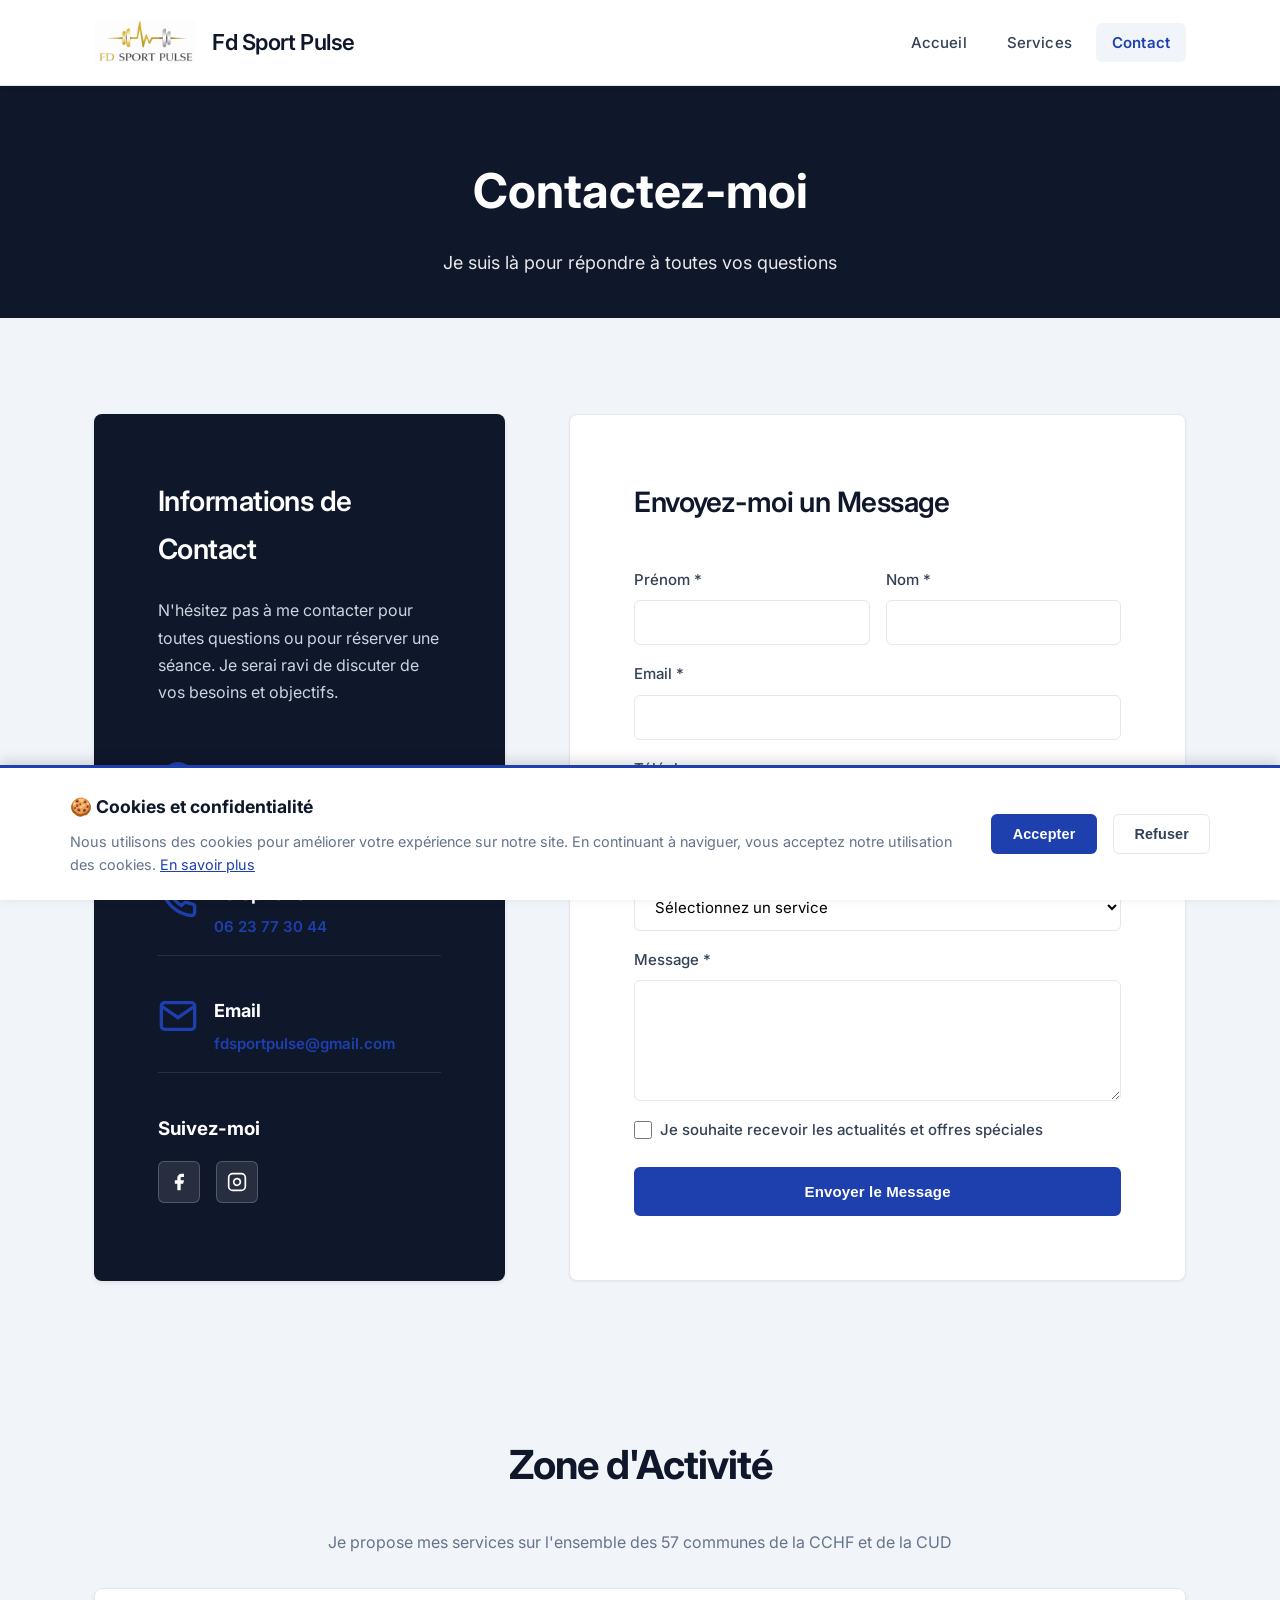
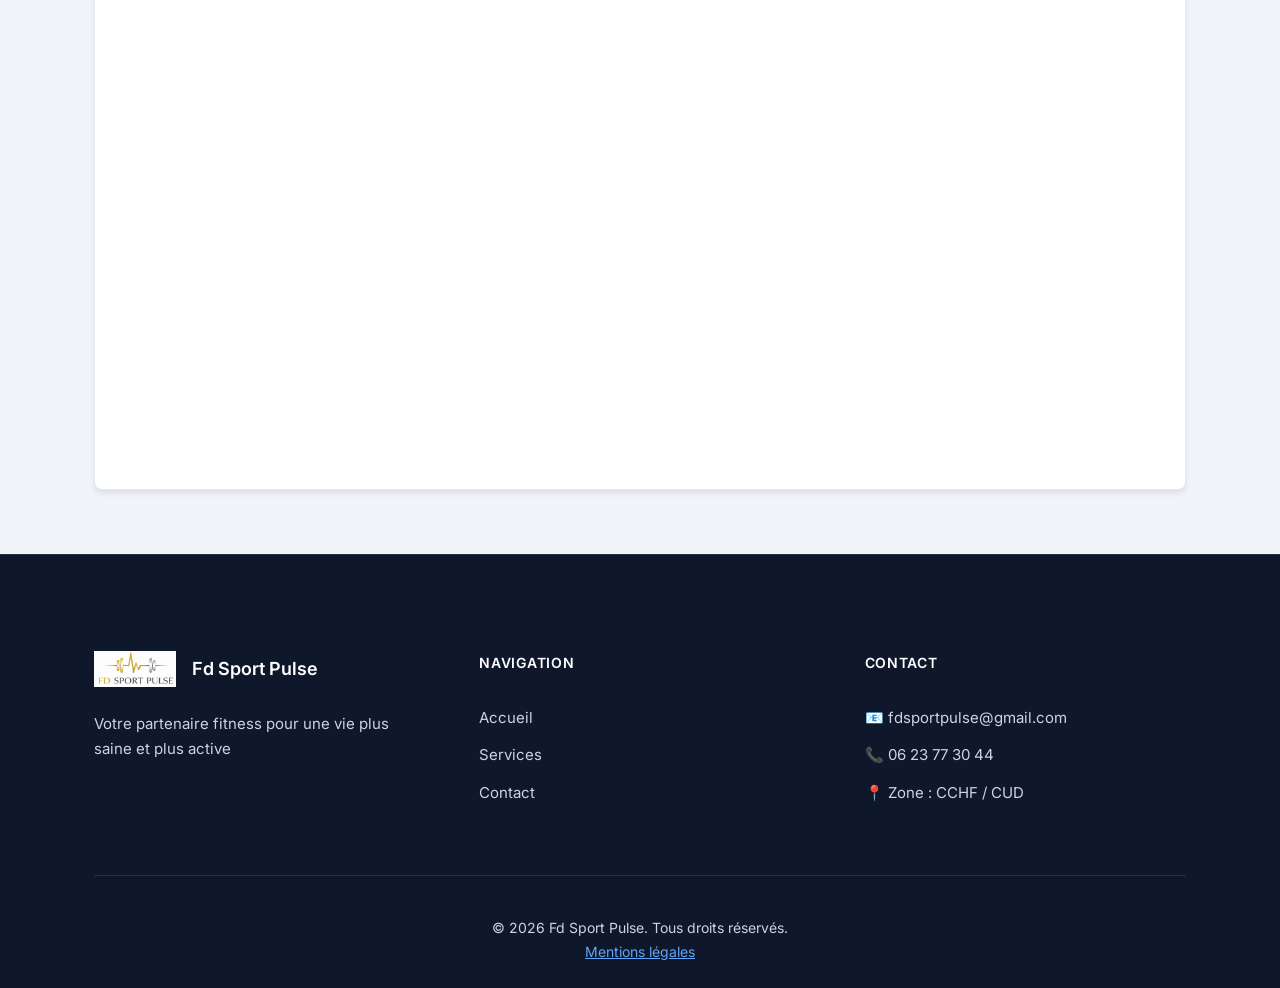
<file: contact.html>
<!DOCTYPE html>
<html lang="fr">
<head>
    <meta charset="UTF-8">
    <meta name="viewport" content="width=device-width, initial-scale=1.0">
    <meta name="description" content="Contactez Fd Sport Pulse dans le Nord (CCHF et CUD). Ouvert 7j/7. Réponse sous 24h.">
    <meta name="keywords" content="rendez-vous coaching, fitness, horaires salle sport">
    <meta name="robots" content="noindex, follow">
    <link rel="canonical" href="https://tom61011.github.io/fdsportpulse/contact.html">
    
    <meta property="og:title" content="Contact | Fd Sport Pulse ">
    <meta property="og:description" content="Contactez-moi pour votre séance d'essai gratuite. Réponse sous 24h.">
    
    <!-- Favicon -->
        <link rel="shortcut icon" href="assets/favicon/favicon.ico">
    <link rel="icon" type="image/png" sizes="32x32" href="assets/favicon/favicon-32x32.png">
    <link rel="icon" type="image/png" sizes="16x16" href="assets/favicon/favicon-16x16.png">
    <link rel="apple-touch-icon" sizes="180x180" href="assets/favicon/apple-touch-icon.png">
    <link rel="manifest" href="assets/favicon/site.webmanifest">
    
    <title>Contact | Fd Sport Pulse </title>
    
    <!-- Google Fonts -->
    <link rel="preconnect" href="https://fonts.googleapis.com">
    <link rel="preconnect" href="https://fonts.gstatic.com" crossorigin>
    <link href="https://fonts.googleapis.com/css2?family=Inter:wght@400;500;600;700&display=swap" rel="stylesheet">
    
    <link rel="stylesheet" href="css/style.css">
</head>
<body>
    <!-- Navigation -->
    <nav class="navbar">
        <div class="container">
            <div class="nav-wrapper">
                <a href="index.html" class="logo">
                    <img src="assets/logo.png" alt="Fd Sport Pulse Logo">
                    <span>Fd Sport Pulse</span>
                </a>
                <button class="menu-toggle" aria-label="Toggle menu">
                    <span></span>
                    <span></span>
                    <span></span>
                </button>
                <ul class="nav-menu">
                    <li><a href="index.html">Accueil</a></li>
                    <li><a href="services.html">Services</a></li>
                    <li><a href="contact.html" class="active">Contact</a></li>
                </ul>
            </div>
        </div>
    </nav>

    <!-- Page Header -->
    <section class="page-header">
        <div class="container">
            <h1>Contactez-moi</h1>
            <p>Je suis là pour répondre à toutes vos questions</p>
        </div>
    </section>

    <!-- Contact Section -->
    <section class="contact-section">
        <div class="container">
            <div class="contact-wrapper">
                
                <!-- Contact Info -->
                <div class="contact-info">
                    <h2>Informations de Contact</h2>
                    <p>N'hésitez pas à me contacter pour toutes questions ou pour réserver une séance. Je serai ravi de discuter de vos besoins et objectifs.</p>
                    
                    <div class="contact-item">
                        <div class="contact-icon">
                            <svg viewBox="0 0 24 24" fill="none" stroke="currentColor" stroke-width="2">
                                <path d="M21 10c0 7-9 13-9 13s-9-6-9-13a9 9 0 0 1 18 0z"/>
                                <circle cx="12" cy="10" r="3"/>
                            </svg>
                        </div>
                        <div class="contact-details">
                            <h3>Zone d'activité</h3>
                            <p>CCHF / CUD</p>
                        </div>
                    </div>

                    <div class="contact-item">
                        <div class="contact-icon">
                            <svg viewBox="0 0 24 24" fill="none" stroke="currentColor" stroke-width="2">
                                <path d="M22 16.92v3a2 2 0 0 1-2.18 2 19.79 19.79 0 0 1-8.63-3.07 19.5 19.5 0 0 1-6-6 19.79 19.79 0 0 1-3.07-8.67A2 2 0 0 1 4.11 2h3a2 2 0 0 1 2 1.72 12.84 12.84 0 0 0 .7 2.81 2 2 0 0 1-.45 2.11L8.09 9.91a16 16 0 0 0 6 6l1.27-1.27a2 2 0 0 1 2.11-.45 12.84 12.84 0 0 0 2.81.7A2 2 0 0 1 22 16.92z"/>
                            </svg>
                        </div>
                        <div class="contact-details">
                            <h3>Téléphone</h3>
                            <p><a href="tel:0623773044" style="color: var(--primary-color); font-weight: 600;">06 23 77 30 44</a></p>
                        </div>
                    </div>

                    <div class="contact-item">
                        <div class="contact-icon">
                            <svg viewBox="0 0 24 24" fill="none" stroke="currentColor" stroke-width="2">
                                <path d="M4 4h16c1.1 0 2 .9 2 2v12c0 1.1-.9 2-2 2H4c-1.1 0-2-.9-2-2V6c0-1.1.9-2 2-2z"/>
                                <polyline points="22,6 12,13 2,6"/>
                            </svg>
                        </div>
                        <div class="contact-details">
                            <h3>Email</h3>
                            <p><a href="mailto:fdsportpulse@gmail.com" style="color: var(--primary-color); font-weight: 600;">fdsportpulse@gmail.com</a></p>
                        </div>
                    </div>

                    <div class="social-links">
                        <h3>Suivez-moi</h3>
                        <div class="social-icons">
                            <a href="#" aria-label="Facebook">
    <svg viewBox="0 0 24 24" fill="currentColor">
        <path d="M18 2h-3a5 5 0 0 0-5 5v3H7v4h3v8h4v-8h3l1-4h-4V7a1 1 0 0 1 1-1h3z"/>
    </svg>
</a>

<a href="https://www.instagram.com/fdsportpulse" target="_blank" aria-label="Instagram">
    <svg viewBox="0 0 24 24" fill="none" stroke="currentColor" stroke-width="2">
        <rect x="2" y="2" width="20" height="20" rx="5" ry="5"/>
        <path d="M16 11.37A4 4 0 1 1 12.63 8 4 4 0 0 1 16 11.37z"/>
        <line x1="17.5" y1="6.5" x2="17.51" y2="6.5"/>
    </svg>
</a>
                        </div>
                    </div>
                </div>

                <!-- Contact Form -->
                <div class="contact-form-wrapper">
                    <h2>Envoyez-moi un Message</h2>
                    <form id="contactForm" class="contact-form" action="https://formsubmit.co/fdsportpulse@gmail.com" method="POST">
                        <!-- Configuration FormSubmit -->
                        <input type="hidden" name="_subject" value="Nouveau message depuis Fd Sport Pulse">
                        <input type="hidden" name="_captcha" value="false">
                        <input type="hidden" name="_next" value="https://tom61011.github.io/fdsportpulse/contact.html?success=true">
                        <input type="hidden" name="_template" value="table">
                        
                        <div class="form-row">
                            <div class="form-group">
                                <label for="firstName">Prénom *</label>
                                <input type="text" id="firstName" name="Prénom" required>
                            </div>
                            <div class="form-group">
                                <label for="lastName">Nom *</label>
                                <input type="text" id="lastName" name="Nom" required>
                            </div>
                        </div>

                        <div class="form-group">
                            <label for="email">Email *</label>
                            <input type="email" id="email" name="email" required>
                        </div>

                        <div class="form-group">
                            <label for="phone">Téléphone</label>
                            <input type="tel" id="phone" name="Téléphone" placeholder="06 23 77 30 44">
                        </div>

                        <div class="form-group">
                            <label for="service">Service Intéressé</label>
                            <select id="service" name="Service">
                                <option value="">Sélectionnez un service</option>
                                <option value="Préparation physique club sportif">Préparation physique pour club sportif</option>
                                <option value="Gym douce EHPAD">Gym douce pour EHPAD/personnes âgées</option>
                                <option value="Cycles sport écoles">Cycles de sport pour écoles primaires</option>
                                <option value="Activités pleine nature">Activités pleine nature</option>
                                <option value="Cours particulier">Cours particulier</option>
                                <option value="Natation (prochainement)">Cours de natation (prochainement)</option>
                                <option value="Autre">Autre</option>
                            </select>
                        </div>

                        <div class="form-group">
                            <label for="message">Message *</label>
                            <textarea id="message" name="Message" rows="5" required></textarea>
                        </div>

                        <div class="form-group checkbox-group">
                            <label class="checkbox-label">
                                <input type="checkbox" name="Newsletter" value="Oui">
                                <span>Je souhaite recevoir les actualités et offres spéciales</span>
                            </label>
                        </div>

                        <button type="submit" class="btn btn-primary btn-block">Envoyer le Message</button>
                    </form>
                    
                    <div id="formMessage" class="form-message" style="display: none;"></div>
                </div>

            </div>
        </div>
    </section>

    <!-- Map Section -->
    <section class="map-section">
        <div class="container">
            <h2 class="section-title">Zone d'Activité</h2>
            <p style="text-align: center; margin-bottom: 2rem; color: var(--gray);">
                Je propose mes services sur l'ensemble des 57 communes de la CCHF et de la CUD
            </p>
            <div class="map-container">
                <iframe 
                    src="https://www.google.com/maps/d/u/0/embed?mid=1HJEdDkZzLywfEE868OSUQoVuGj1IYY4&ehbc=2E312F&noprof=1" 
                    width="100%" 
                    height="500" 
                    style="border:0;" 
                    allowfullscreen="" 
                    loading="lazy" 
                    referrerpolicy="no-referrer-when-downgrade"
                    title="Zone d'activité complète CCHF et CUD">
                </iframe>
            </div>
        </div>
    </section>

    <!-- Footer -->
    <footer class="footer">
        <div class="container">
            <div class="footer-content">
                <div class="footer-section">
                    <div class="footer-logo">
                        <img src="assets/logo.png" alt="Fd Sport Pulse">
                        <span>Fd Sport Pulse</span>
                    </div>
                    <p>Votre partenaire fitness pour une vie plus saine et plus active</p>
                </div>
                <div class="footer-section">
                    <h4>Navigation</h4>
                    <ul>
                        <li><a href="index.html">Accueil</a></li>
                        <li><a href="services.html">Services</a></li>
                        <li><a href="contact.html">Contact</a></li>
                    </ul>
                </div>
                <div class="footer-section">
                    <h4>Contact</h4>
                    <ul>
                        <li>📧 fdsportpulse@gmail.com</li>
                        <li>📞 06 23 77 30 44</li>
                        <li>📍 Zone : CCHF / CUD</li>
                    </ul>
                </div>
            </div>
            <div class="footer-bottom">
                <p>&copy; 2026 Fd Sport Pulse. Tous droits réservés.</p>
                <p><a href="mentions-legales.html">Mentions légales</a></p>
            </div>
        </div>
    </footer>

    <script src="js/script.js"></script>
</body>
</html>
</file>
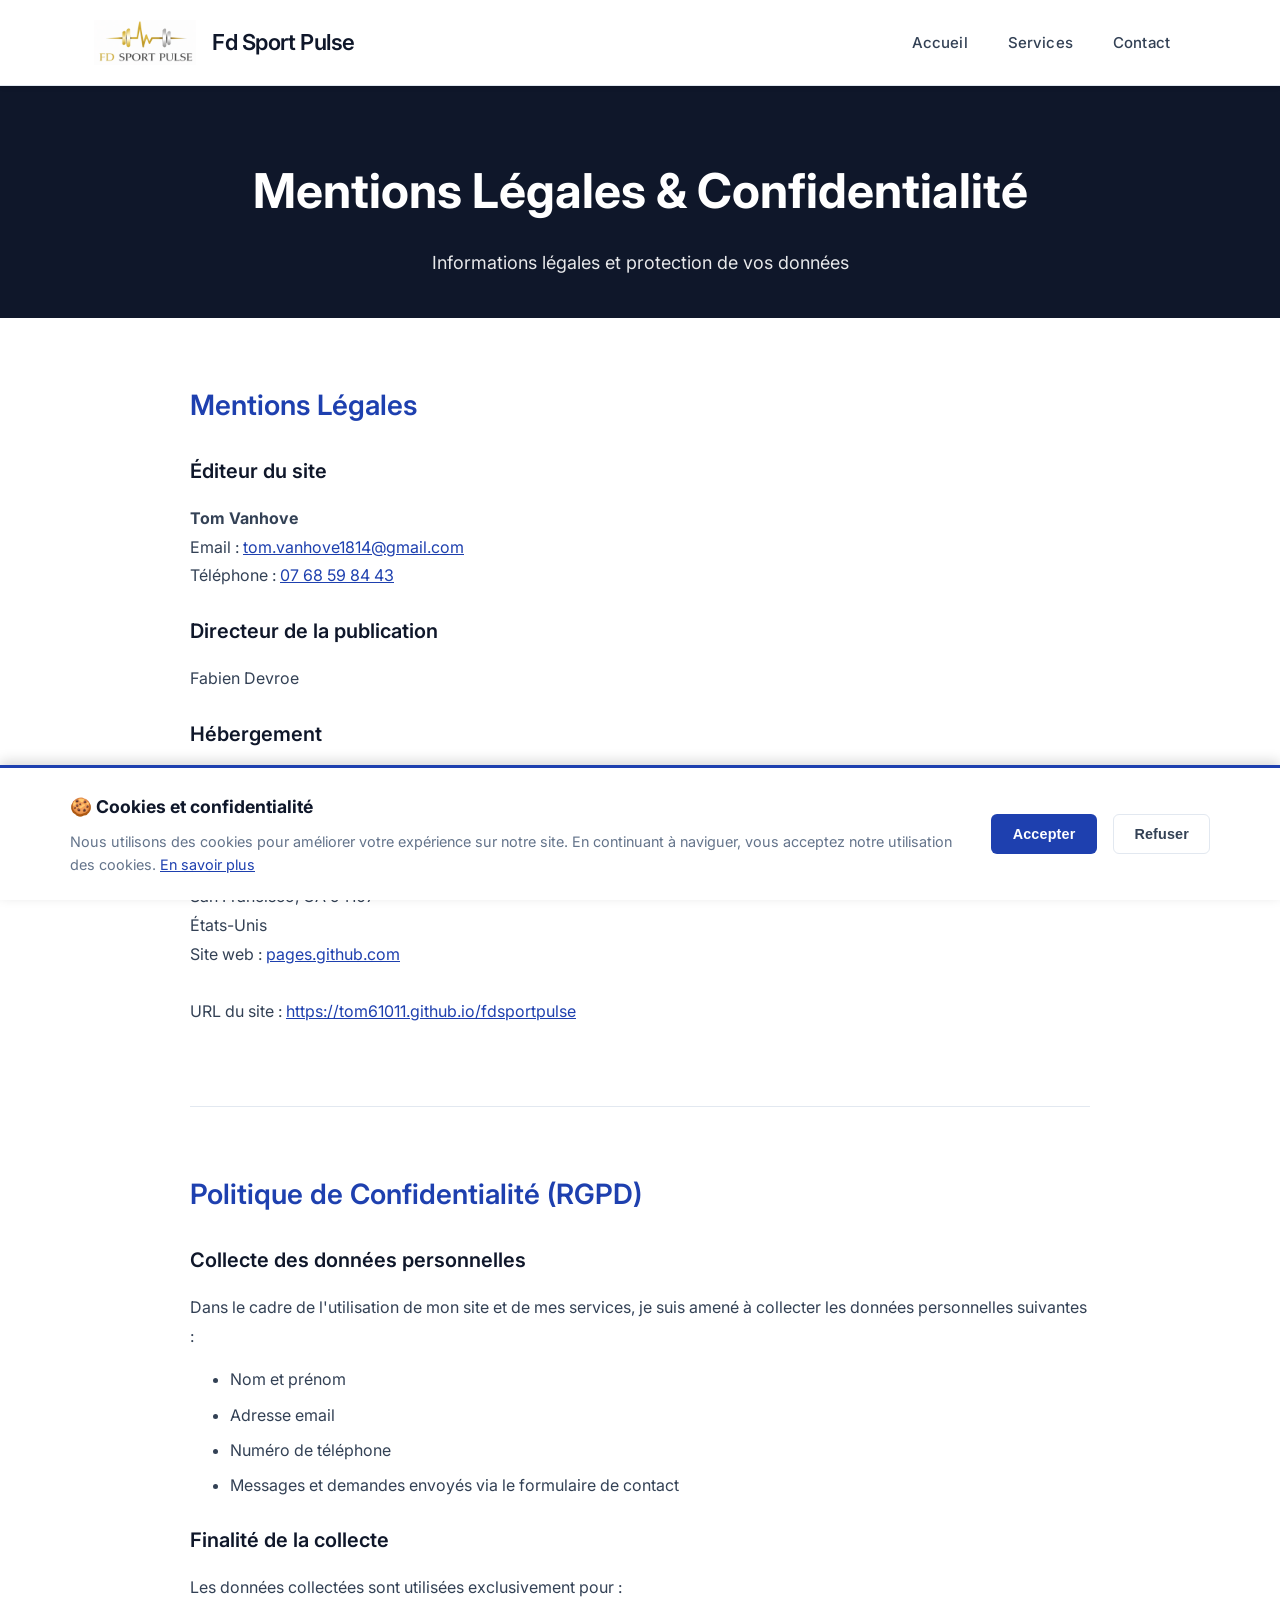
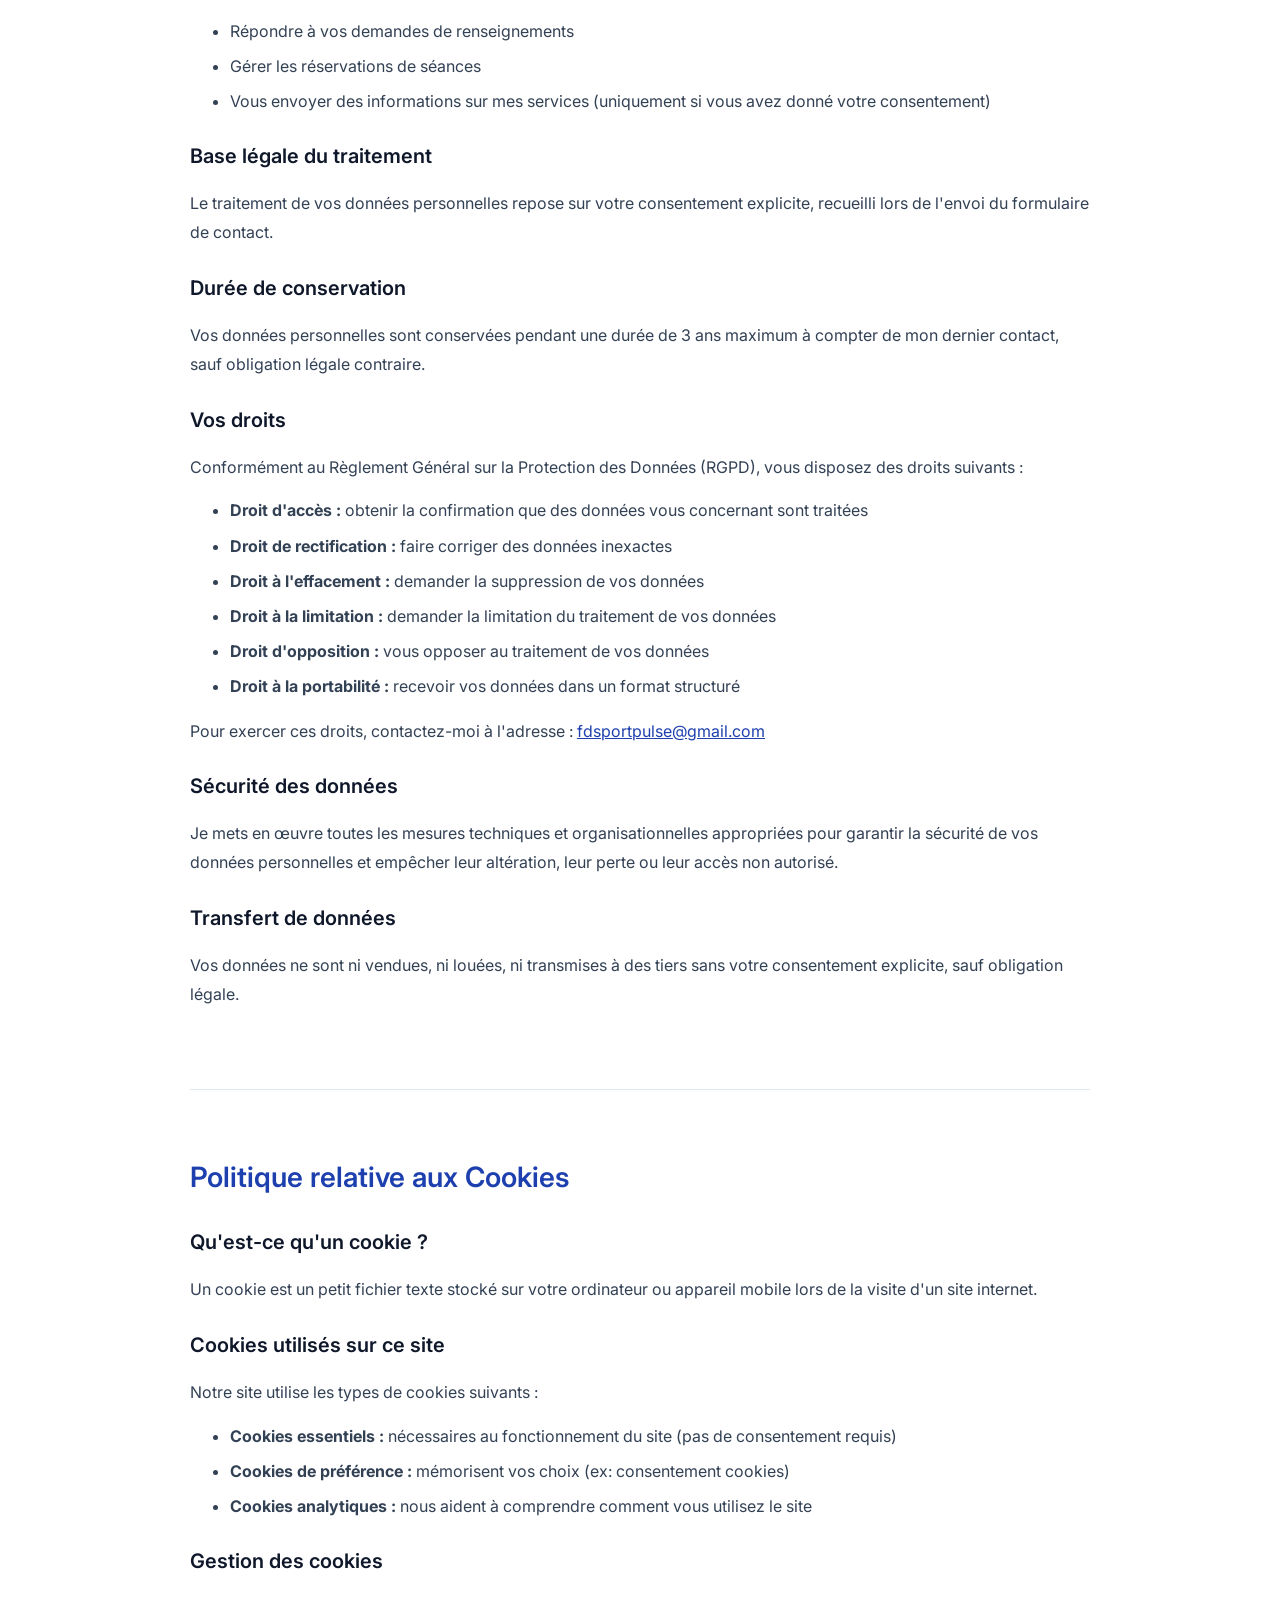
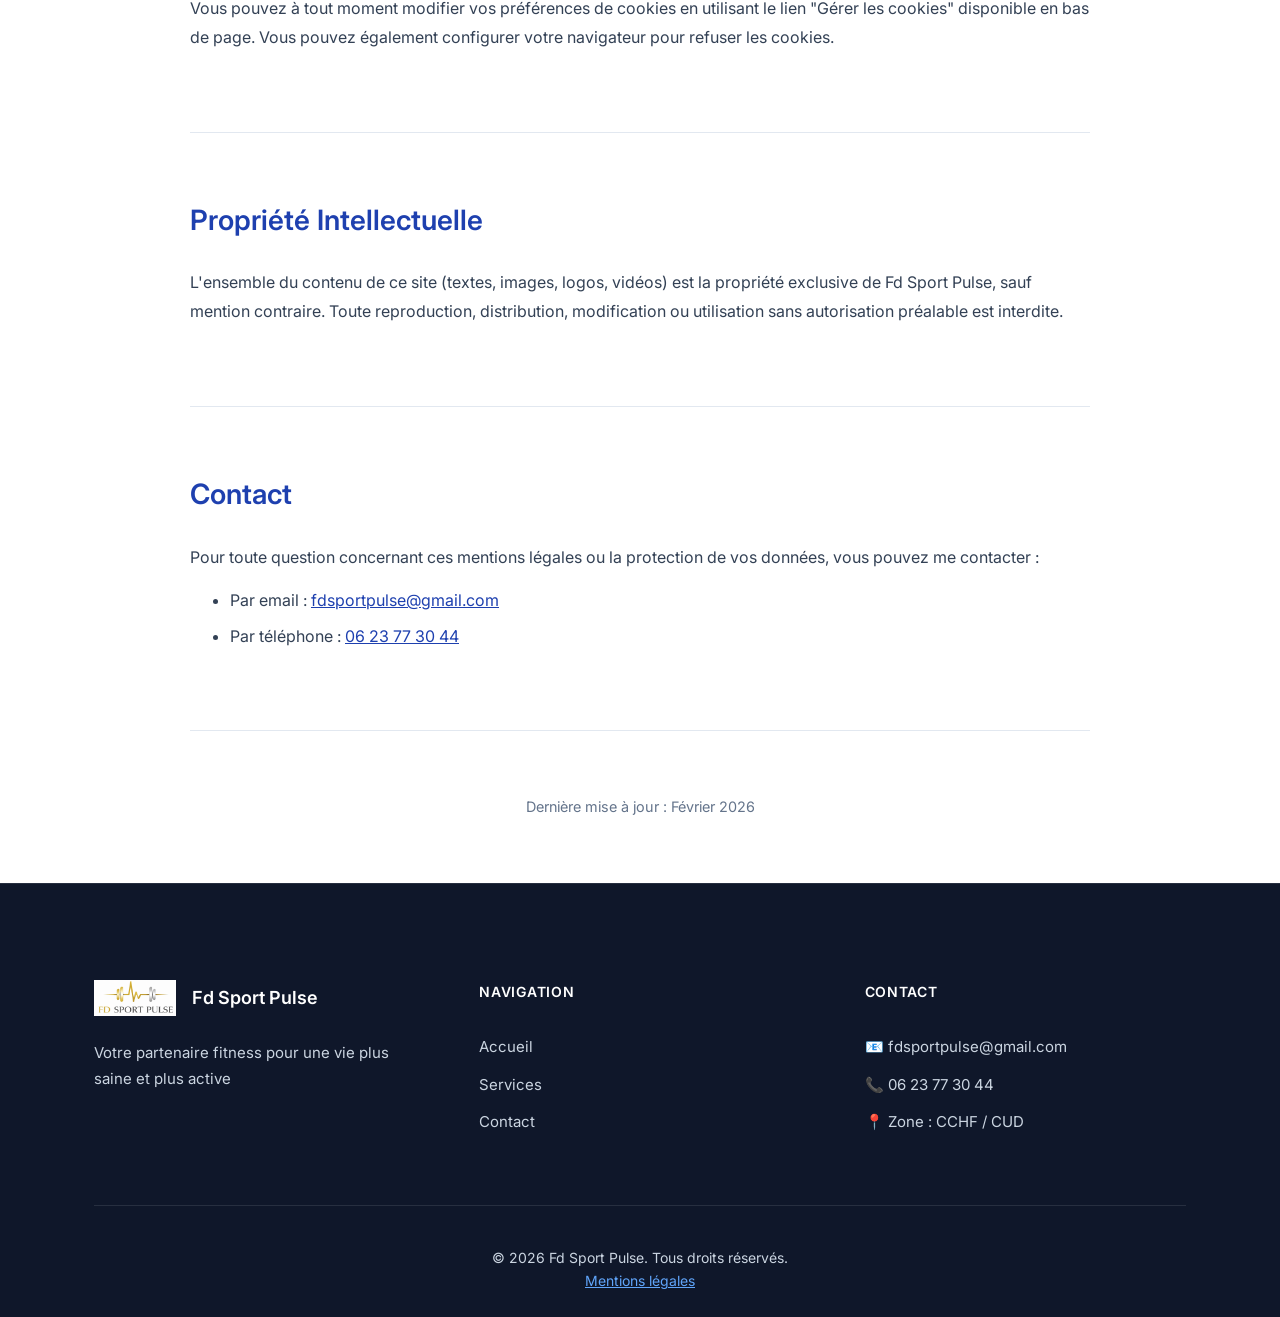
<file: mentions-legales.html>
<!DOCTYPE html>
<html lang="fr">
<head>
    <meta charset="UTF-8">
    <meta name="viewport" content="width=device-width, initial-scale=1.0">
    <meta name="description" content="Mentions légales et politique de confidentialité - Fd Sport Pulse">
    <meta name="robots" content="noindex, follow">
    <link rel="canonical" href="https://tom61011.github.io/fdsportpulse/mentions-legales.html">
    
    <!-- Favicon -->
        <link rel="shortcut icon" href="assets/favicon/favicon.ico">
    <link rel="icon" type="image/png" sizes="32x32" href="assets/favicon/favicon-32x32.png">
    <link rel="icon" type="image/png" sizes="16x16" href="assets/favicon/favicon-16x16.png">
    <link rel="apple-touch-icon" sizes="180x180" href="assets/favicon/apple-touch-icon.png">
    <link rel="manifest" href="assets/favicon/site.webmanifest">
    
    <title>Mentions Légales & Politique de Confidentialité | Fd Sport Pulse</title>
    
    <!-- Google Fonts -->
    <link rel="preconnect" href="https://fonts.googleapis.com">
    <link rel="preconnect" href="https://fonts.gstatic.com" crossorigin>
    <link href="https://fonts.googleapis.com/css2?family=Inter:wght@400;500;600;700&display=swap" rel="stylesheet">
    
    <link rel="stylesheet" href="css/style.css">
</head>
<body>
    <!-- Navigation -->
    <nav class="navbar">
        <div class="container">
            <div class="nav-wrapper">
                <a href="index.html" class="logo">
                    <img src="assets/logo.png" alt="Fd Sport Pulse Logo">
                    <span>Fd Sport Pulse</span>
                </a>
                <button class="menu-toggle" aria-label="Toggle menu">
                    <span></span>
                    <span></span>
                    <span></span>
                </button>
                <ul class="nav-menu">
                    <li><a href="index.html">Accueil</a></li>
                    <li><a href="services.html">Services</a></li>
                    <li><a href="contact.html">Contact</a></li>
                </ul>
            </div>
        </div>
    </nav>

    <!-- Page Header -->
    <section class="page-header">
        <div class="container">
            <h1>Mentions Légales & Confidentialité</h1>
            <p>Informations légales et protection de vos données</p>
        </div>
    </section>

    <!-- Legal Content -->
    <section class="legal-section">
        <div class="container">
            <div class="legal-content">
                
                <!-- Mentions Légales -->
                <div class="legal-block">
                    <h2>Mentions Légales</h2>
                    
                    <h3>Éditeur du site</h3>
                    <p>
                        <strong>Tom Vanhove</strong><br>
                        Email : <a href="mailto:tom.vanhove1814@gmail.com">tom.vanhove1814@gmail.com</a><br>
                        Téléphone : <a href="tel:0768598443">07 68 59 84 43</a><br>
                    </p>

                    <h3>Directeur de la publication</h3>
                    <p>Fabien Devroe</p>

                    <h3>Hébergement</h3>
                    <p>
                        Le site est hébergé par :<br>
                        <strong>GitHub Pages</strong><br>
                        GitHub, Inc.<br>
                        88 Colin P Kelly Jr St<br>
                        San Francisco, CA 94107<br>
                        États-Unis<br>
                        Site web : <a href="https://pages.github.com" target="_blank" rel="noopener">pages.github.com</a><br>
                        <br>
                        URL du site : <a href="https://tom61011.github.io/fdsportpulse">https://tom61011.github.io/fdsportpulse</a>
                    </p>
                </div>

                <!-- RGPD - Politique de Confidentialité -->
                <div class="legal-block">
                    <h2>Politique de Confidentialité (RGPD)</h2>
                    
                    <h3>Collecte des données personnelles</h3>
                    <p>
                        Dans le cadre de l'utilisation de mon site et de mes services, je suis amené à collecter les données personnelles suivantes :
                    </p>
                    <ul>
                        <li>Nom et prénom</li>
                        <li>Adresse email</li>
                        <li>Numéro de téléphone</li>
                        <li>Messages et demandes envoyés via le formulaire de contact</li>
                    </ul>

                    <h3>Finalité de la collecte</h3>
                    <p>Les données collectées sont utilisées exclusivement pour :</p>
                    <ul>
                        <li>Répondre à vos demandes de renseignements</li>
                        <li>Gérer les réservations de séances</li>
                        <li>Vous envoyer des informations sur mes services (uniquement si vous avez donné votre consentement)</li>
                    </ul>

                    <h3>Base légale du traitement</h3>
                    <p>
                        Le traitement de vos données personnelles repose sur votre consentement explicite, 
                        recueilli lors de l'envoi du formulaire de contact.
                    </p>

                    <h3>Durée de conservation</h3>
                    <p>
                        Vos données personnelles sont conservées pendant une durée de 3 ans maximum à compter 
                        de mon dernier contact, sauf obligation légale contraire.
                    </p>

                    <h3>Vos droits</h3>
                    <p>Conformément au Règlement Général sur la Protection des Données (RGPD), vous disposez des droits suivants :</p>
                    <ul>
                        <li><strong>Droit d'accès :</strong> obtenir la confirmation que des données vous concernant sont traitées</li>
                        <li><strong>Droit de rectification :</strong> faire corriger des données inexactes</li>
                        <li><strong>Droit à l'effacement :</strong> demander la suppression de vos données</li>
                        <li><strong>Droit à la limitation :</strong> demander la limitation du traitement de vos données</li>
                        <li><strong>Droit d'opposition :</strong> vous opposer au traitement de vos données</li>
                        <li><strong>Droit à la portabilité :</strong> recevoir vos données dans un format structuré</li>
                    </ul>
                    <p>
                        Pour exercer ces droits, contactez-moi à l'adresse : 
                        <a href="mailto:fdsportpulse@gmail.com">fdsportpulse@gmail.com</a>
                    </p>

                    <h3>Sécurité des données</h3>
                    <p>
                        Je mets en œuvre toutes les mesures techniques et organisationnelles appropriées 
                        pour garantir la sécurité de vos données personnelles et empêcher leur altération, 
                        leur perte ou leur accès non autorisé.
                    </p>

                    <h3>Transfert de données</h3>
                    <p>
                        Vos données ne sont ni vendues, ni louées, ni transmises à des tiers sans votre 
                        consentement explicite, sauf obligation légale.
                    </p>
                </div>

                <!-- Cookies -->
                <div class="legal-block">
                    <h2>Politique relative aux Cookies</h2>
                    
                    <h3>Qu'est-ce qu'un cookie ?</h3>
                    <p>
                        Un cookie est un petit fichier texte stocké sur votre ordinateur ou appareil mobile 
                        lors de la visite d'un site internet.
                    </p>

                    <h3>Cookies utilisés sur ce site</h3>
                    <p>Notre site utilise les types de cookies suivants :</p>
                    <ul>
                        <li><strong>Cookies essentiels :</strong> nécessaires au fonctionnement du site (pas de consentement requis)</li>
                        <li><strong>Cookies de préférence :</strong> mémorisent vos choix (ex: consentement cookies)</li>
                        <li><strong>Cookies analytiques :</strong> nous aident à comprendre comment vous utilisez le site</li>
                    </ul>

                    <h3>Gestion des cookies</h3>
                    <p>
                        Vous pouvez à tout moment modifier vos préférences de cookies en utilisant le lien 
                        "Gérer les cookies" disponible en bas de page. Vous pouvez également configurer votre 
                        navigateur pour refuser les cookies.
                    </p>
                </div>

                <!-- Propriété Intellectuelle -->
                <div class="legal-block">
                    <h2>Propriété Intellectuelle</h2>
                    <p>
                        L'ensemble du contenu de ce site (textes, images, logos, vidéos) est la propriété 
                        exclusive de Fd Sport Pulse, sauf mention contraire. Toute reproduction, distribution, 
                        modification ou utilisation sans autorisation préalable est interdite.
                    </p>
                </div>

                <!-- Contact -->
                <div class="legal-block">
                    <h2>Contact</h2>
                    <p>
                        Pour toute question concernant ces mentions légales ou la protection de vos données, 
                        vous pouvez me contacter :
                    </p>
                    <ul>
                        <li>Par email : <a href="mailto:fdsportpulse@gmail.com">fdsportpulse@gmail.com</a></li>
                        <li>Par téléphone : <a href="tel:0623773044">06 23 77 30 44</a></li>
                    </ul>
                </div>

                <p style="text-align: center; margin-top: 3rem; color: var(--gray); font-size: 0.9rem;">
                    Dernière mise à jour : Février 2026
                </p>

            </div>
        </div>
    </section>

    <!-- Footer -->
    <footer class="footer">
        <div class="container">
            <div class="footer-content">
                <div class="footer-section">
                    <div class="footer-logo">
                        <img src="assets/logo.png" alt="Fd Sport Pulse">
                        <span>Fd Sport Pulse</span>
                    </div>
                    <p>Votre partenaire fitness pour une vie plus saine et plus active</p>
                </div>
                <div class="footer-section">
                    <h4>Navigation</h4>
                    <ul>
                        <li><a href="index.html">Accueil</a></li>
                        <li><a href="services.html">Services</a></li>
                        <li><a href="contact.html">Contact</a></li>
                    </ul>
                </div>
                <div class="footer-section">
                    <h4>Contact</h4>
                    <ul>
                        <li>📧 fdsportpulse@gmail.com</li>
                        <li>📞 06 23 77 30 44</li>
                        <li>📍 Zone : CCHF / CUD</li>
                    </ul>
                </div>
            </div>
            <div class="footer-bottom">
                <p>&copy; 2026 Fd Sport Pulse. Tous droits réservés.</p>
                <p><a href="mentions-legales.html">Mentions légales</a></p>
            </div>
        </div>
    </footer>

    <script src="js/script.js"></script>
</body>
</html>
</file>
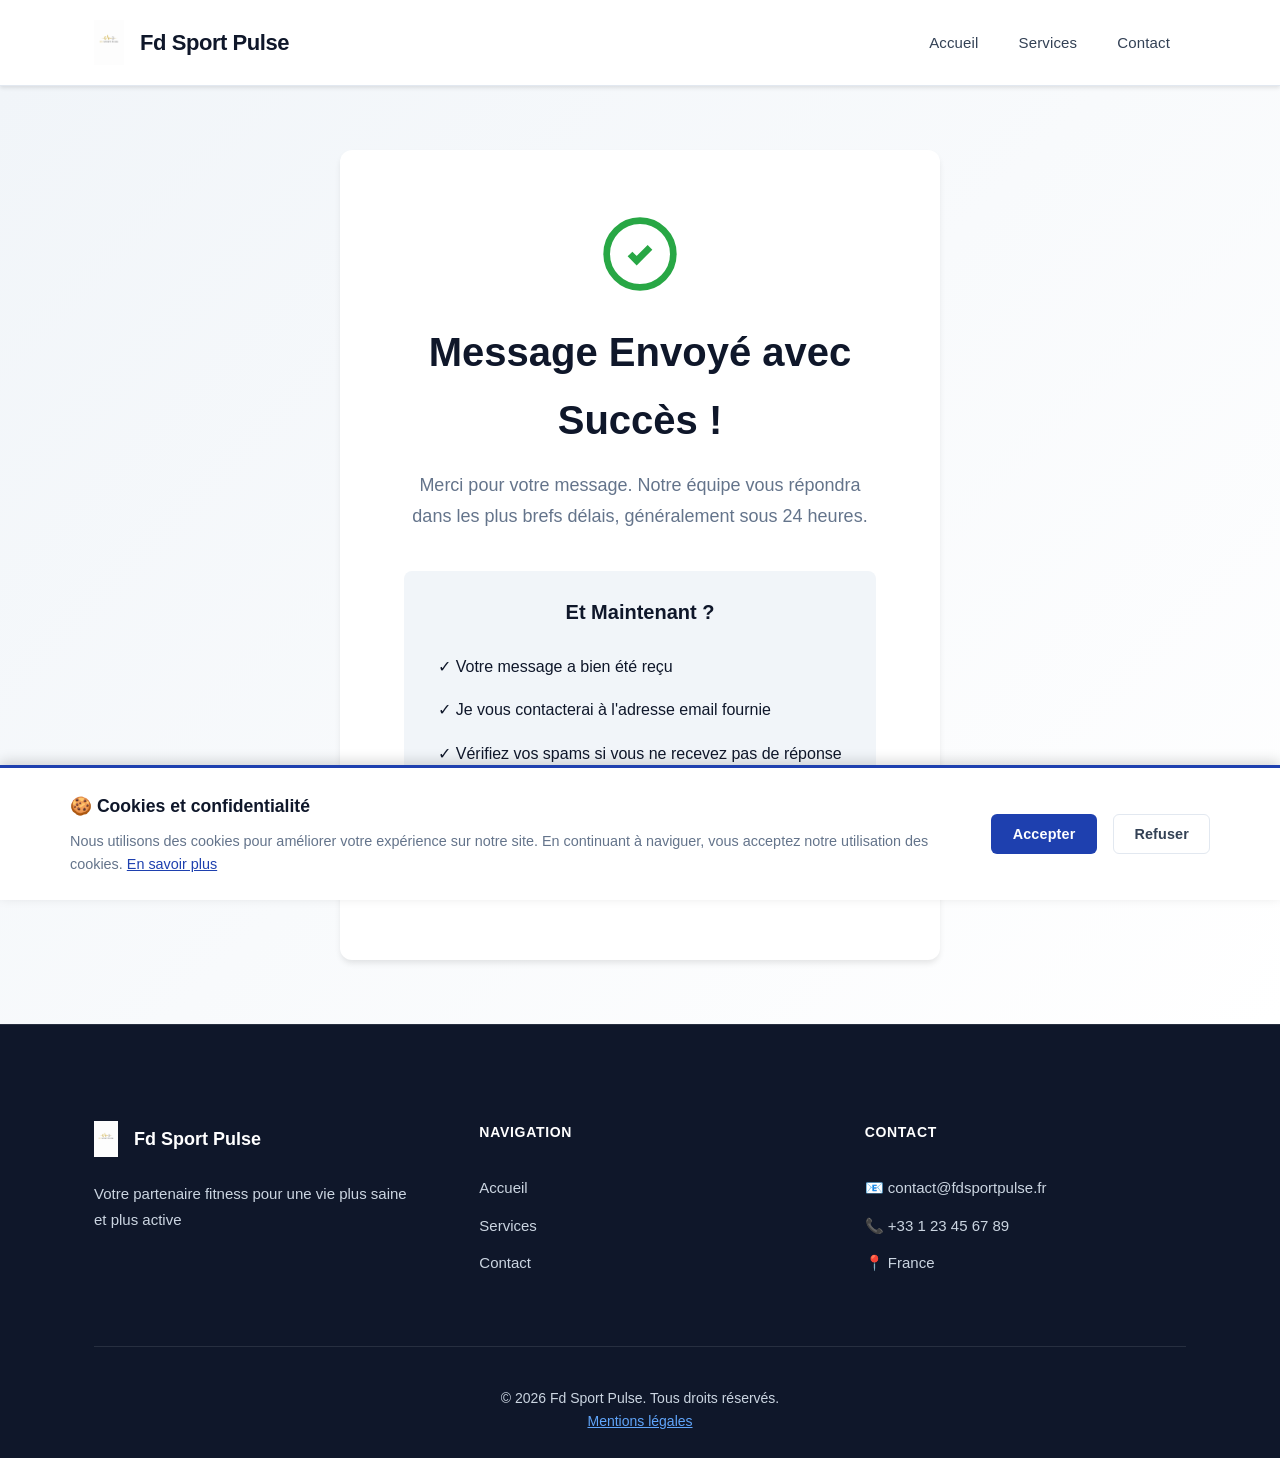
<file: merci.html>
<!DOCTYPE html>
<html lang="fr">
<head>
    <meta charset="UTF-8">
    <meta name="viewport" content="width=device-width, initial-scale=1.0">
    
    <!-- Favicon -->
    <link rel="shortcut icon" href="assets/favicon/favicon.ico">
    <link rel="icon" type="image/png" sizes="32x32" href="assets/favicon/favicon-32x32.png">
    <link rel="icon" type="image/png" sizes="16x16" href="assets/favicon/favicon-16x16.png">
    <link rel="apple-touch-icon" sizes="180x180" href="assets/favicon/apple-touch-icon.png">
    <link rel="manifest" href="assets/favicon/site.webmanifest">
    
    <title>Message envoyé - Fd Sport Pulse</title>
    <link rel="stylesheet" href="css/style.css">
</head>
<body>
    <!-- Navigation -->
    <nav class="navbar">
        <div class="container">
            <div class="nav-wrapper">
                <div class="logo">
                    <img src="assets/LOGO ENTREPRISE.png" alt="Fd Sport Pulse Logo">
                    <span>Fd Sport Pulse</span>
                </div>
                <button class="menu-toggle" aria-label="Toggle menu">
                    <span></span>
                    <span></span>
                    <span></span>
                </button>
                <ul class="nav-menu">
                    <li><a href="index.html">Accueil</a></li>
                    <li><a href="services.html">Services</a></li>
                    <li><a href="contact.html">Contact</a></li>
                </ul>
            </div>
        </div>
    </nav>

    <!-- Thank You Section -->
    <section class="thank-you-section">
        <div class="container">
            <div class="thank-you-content">
                <div class="success-icon">
                    <svg viewBox="0 0 24 24" fill="none" stroke="currentColor" stroke-width="2">
                        <circle cx="12" cy="12" r="10"/>
                        <path d="M9 12l2 2 4-4"/>
                    </svg>
                </div>
                <h1>Message Envoyé avec Succès !</h1>
                <p class="success-message">Merci pour votre message. Notre équipe vous répondra dans les plus brefs délais, généralement sous 24 heures.</p>
                <div class="next-steps">
                    <h2>Et Maintenant ?</h2>
                    <ul>
                        <li>✓ Votre message a bien été reçu</li>
                        <li>✓ Je vous contacterai à l'adresse email fournie</li>
                        <li>✓ Vérifiez vos spams si vous ne recevez pas de réponse</li>
                    </ul>
                </div>
                <div class="cta-buttons">
                    <a href="index.html" class="btn btn-primary">Retour à l'accueil</a>
                    <a href="services.html" class="btn btn-outline">Découvrir nos services</a>
                </div>
            </div>
        </div>
    </section>

    <!-- Footer -->
    <footer class="footer">
        <div class="container">
            <div class="footer-content">
                <div class="footer-section">
                    <div class="footer-logo">
                        <img src="assets/LOGO ENTREPRISE.png" alt="Fd Sport Pulse">
                        <span>Fd Sport Pulse</span>
                    </div>
                    <p>Votre partenaire fitness pour une vie plus saine et plus active</p>
                </div>
                <div class="footer-section">
                    <h4>Navigation</h4>
                    <ul>
                        <li><a href="index.html">Accueil</a></li>
                        <li><a href="services.html">Services</a></li>
                        <li><a href="contact.html">Contact</a></li>
                    </ul>
                </div>
                <div class="footer-section">
                    <h4>Contact</h4>
                    <ul>
                        <li>📧 contact@fdsportpulse.fr</li>
                        <li>📞 +33 1 23 45 67 89</li>
                        <li>📍 France</li>
                    </ul>
                </div>
            </div>
            <div class="footer-bottom">
                <p>&copy; 2026 Fd Sport Pulse. Tous droits réservés.</p>
                <p><a href="mentions-legales.html">Mentions légales</a></p>
            </div>
        </div>
    </footer>

    <script src="js/script.js"></script>
</body>
</html>
</file>
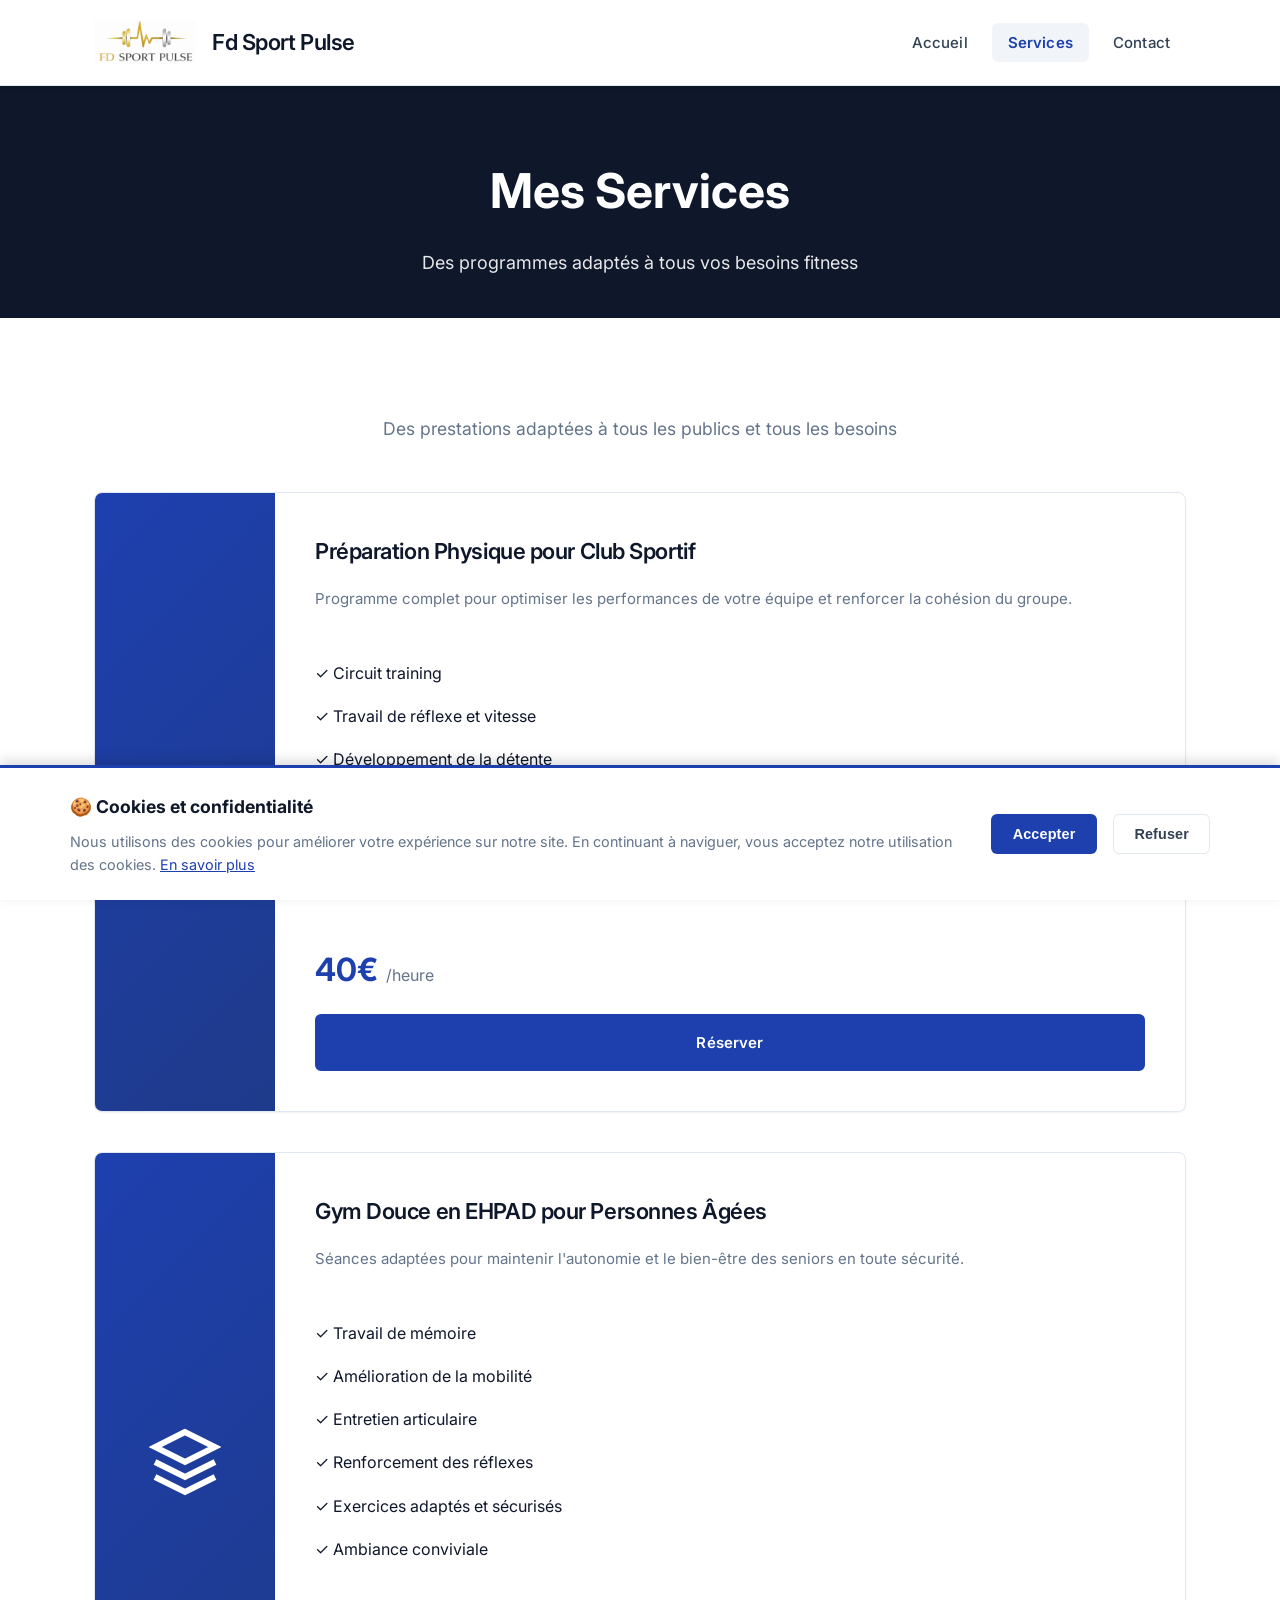
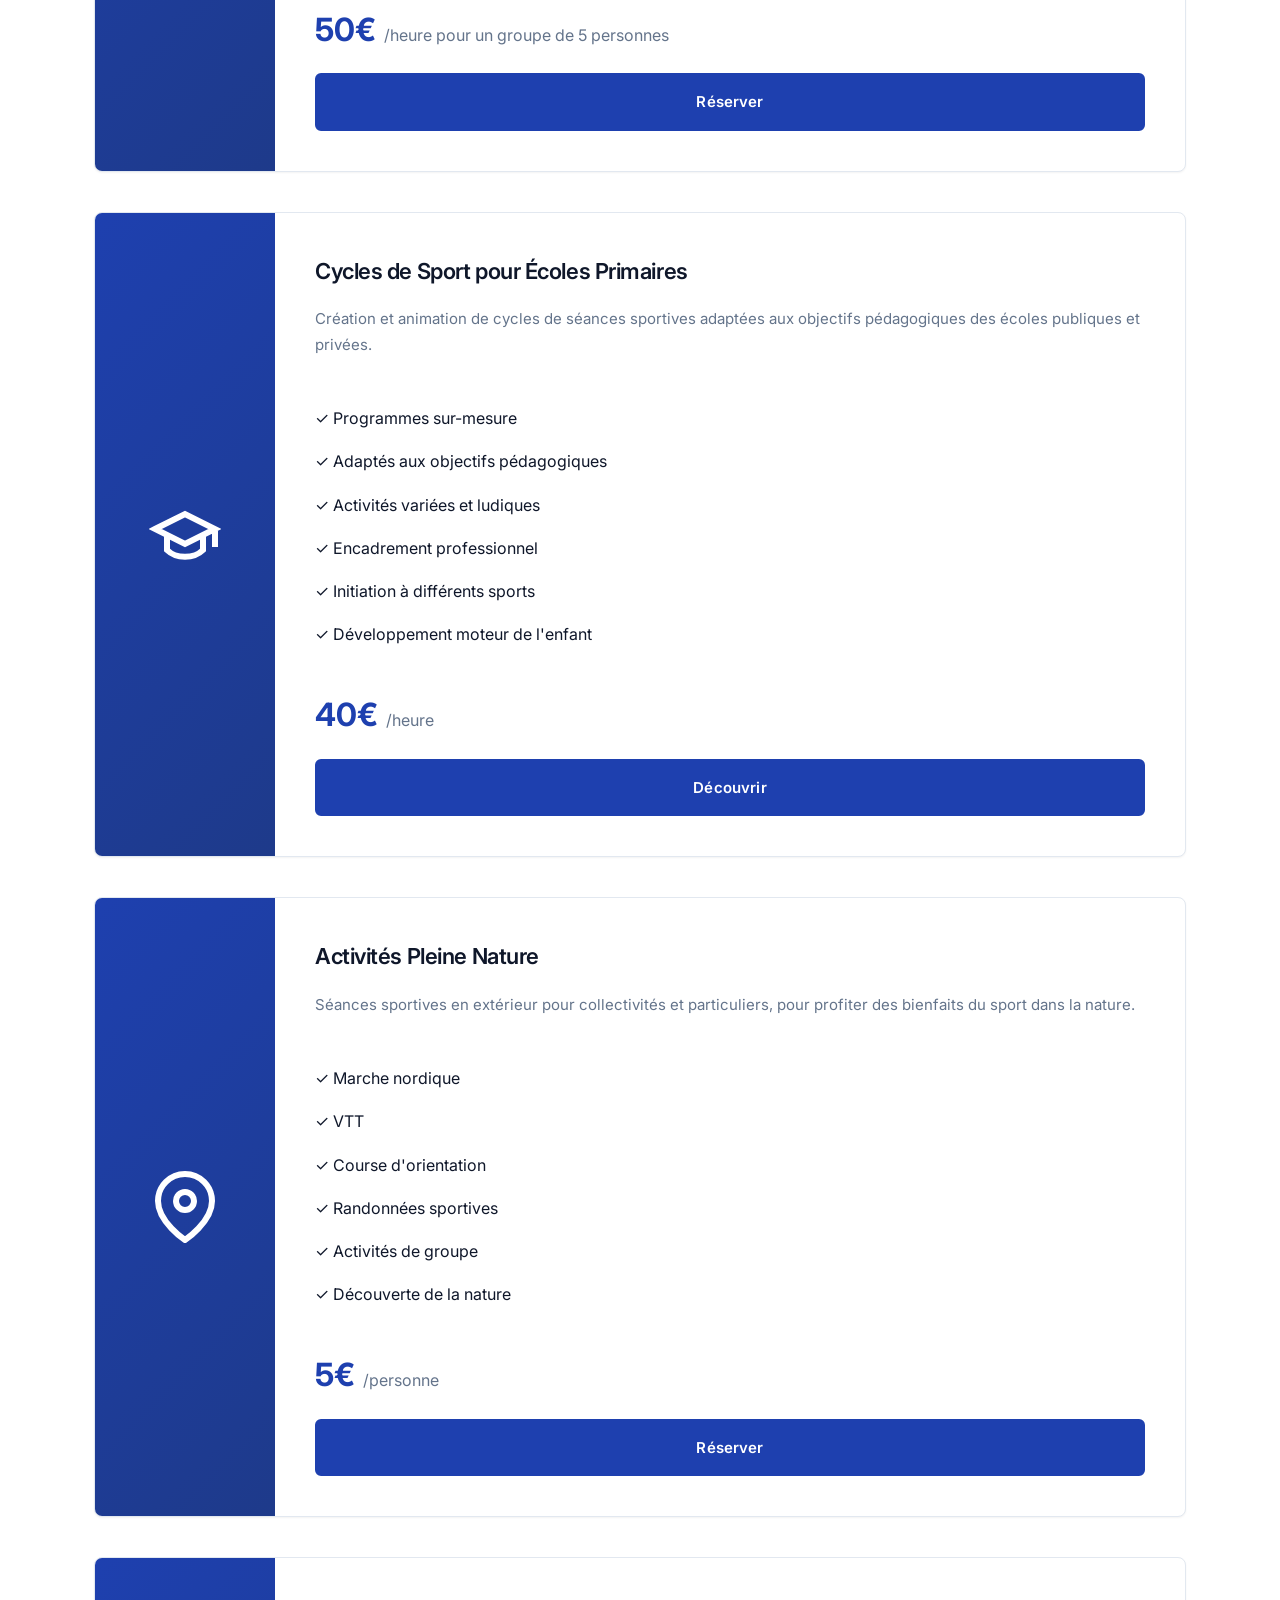
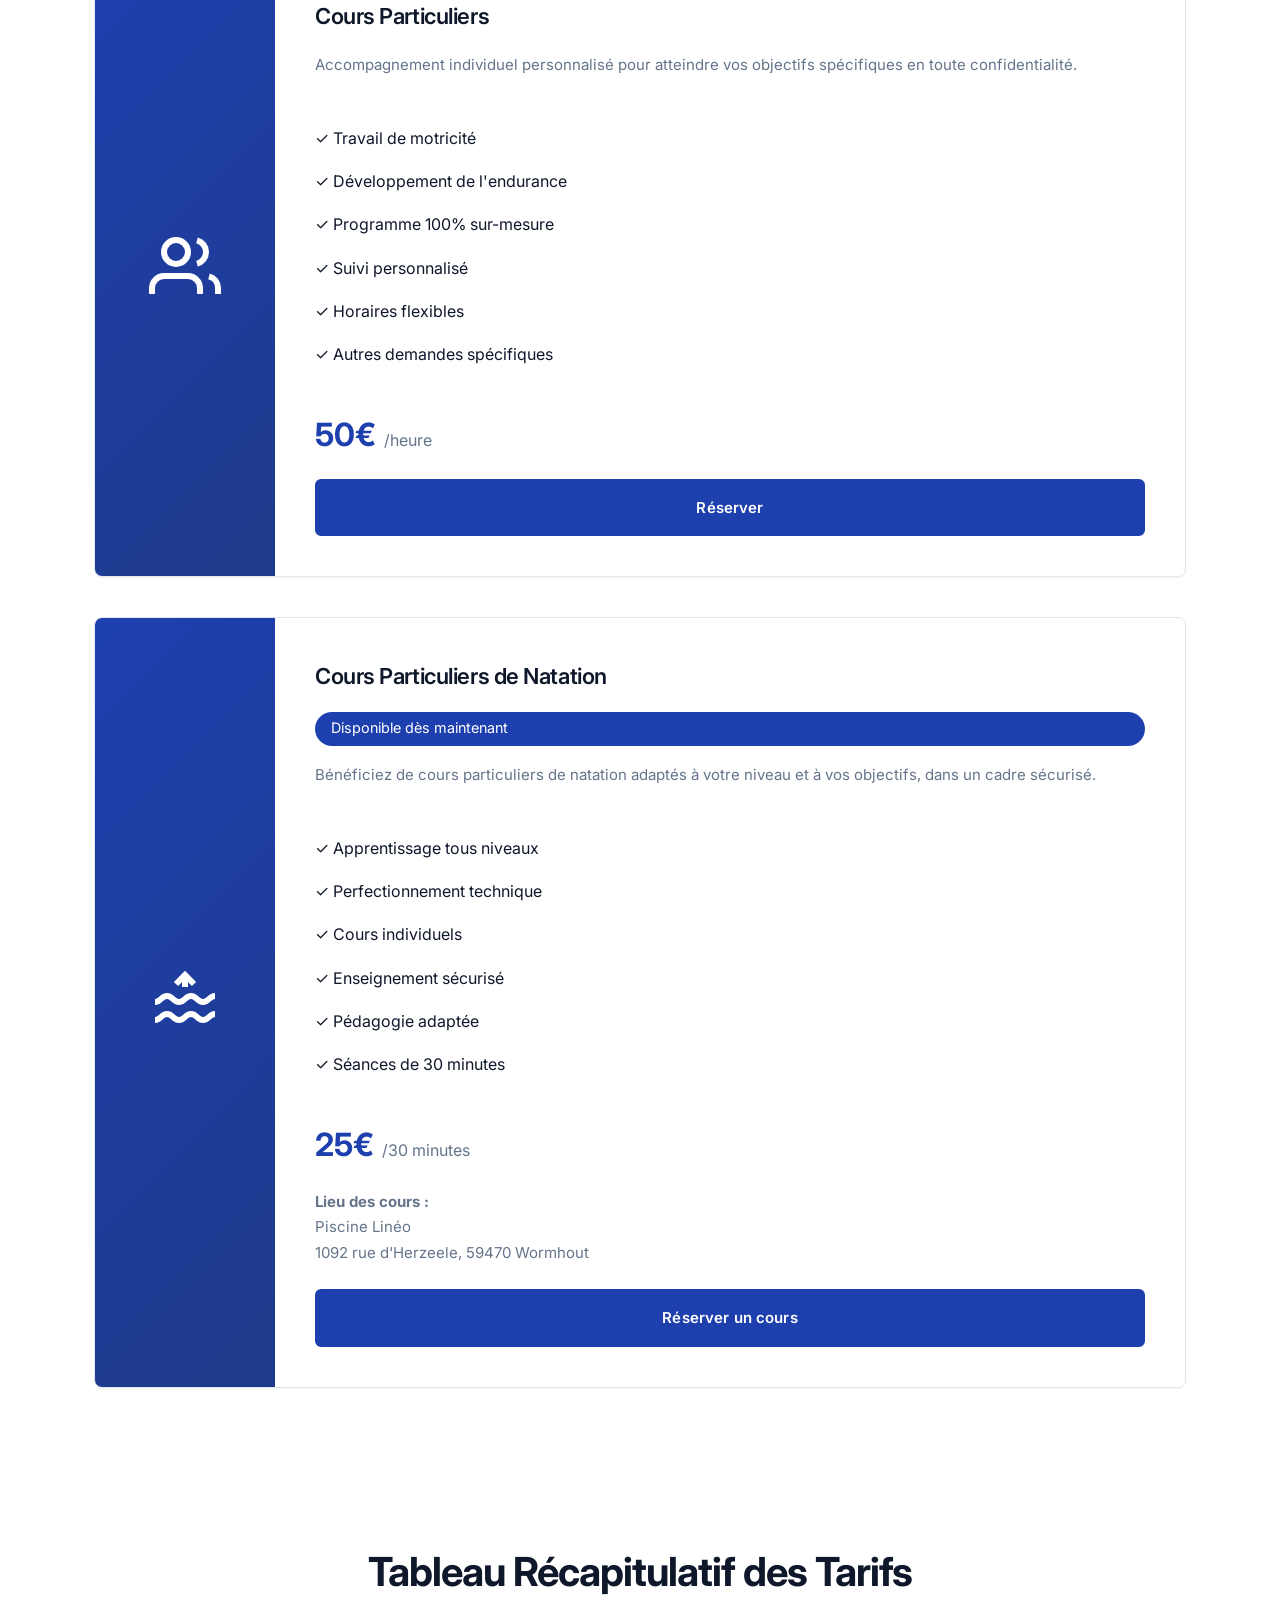
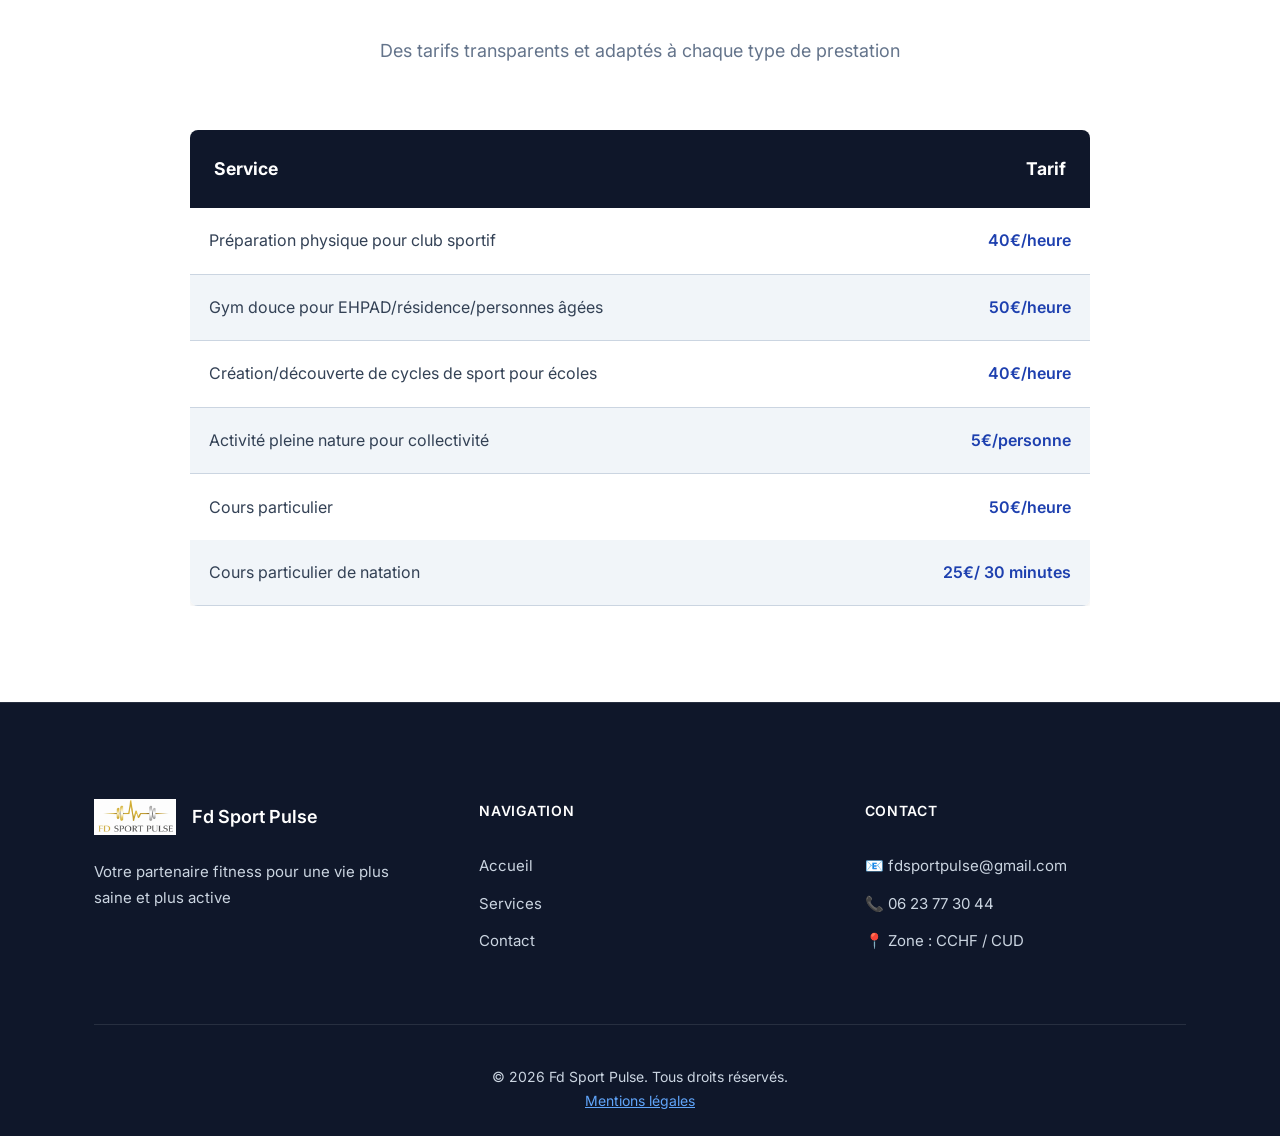
<file: services.html>
<!DOCTYPE html>
<html lang="fr">
<head>
    <meta charset="UTF-8">
    <meta name="viewport" content="width=device-width, initial-scale=1.0">
    <meta name="description" content="Services fitness dans le Nord (CCHF et CUD) : Coaching personnalisé, cours collectifs, programmes nutrition et préparation physique.">
    <meta name="keywords" content="coaching fitness, cours collectifs, nutrition sportive, Pilates, préparation physique">
    <meta name="robots" content="index, follow">
    <link rel="canonical" href="https://tom61011.github.io/fdsportpulse/services.html">
    
    <meta property="og:title" content="Mes Services Fitness - Fd Sport Pulse">
    <meta property="og:description" content="Coaching personnalisé, cours collectifs et nutrition. Découvrez mes formules dès 29€/mois.">
    
    <!-- Favicon -->
    <link rel="icon" type="image/png" sizes="32x32" href="assets/favicon/favicon-32x32.png">
    <link rel="icon" type="image/png" sizes="16x16" href="assets/favicon/favicon-16x16.png">
    <link rel="apple-touch-icon" sizes="180x180" href="assets/favicon/apple-touch-icon.png">
    <link rel="manifest" href="assets/favicon/site.webmanifest">
    
    <title>Services Fitness - Coaching & Cours Collectifs | Fd Sport Pulse </title>
    
    <!-- Google Fonts -->
    <link rel="preconnect" href="https://fonts.googleapis.com">
    <link rel="preconnect" href="https://fonts.gstatic.com" crossorigin>
    <link href="https://fonts.googleapis.com/css2?family=Inter:wght@400;500;600;700&display=swap" rel="stylesheet">
    
    <link rel="preload" href="css/style.css" as="style">
    <link rel="stylesheet" href="css/style.css">
    
    <!-- Schema.org Service Structured Data -->
    <script type="application/ld+json">
    {
      "@context": "https://schema.org",
      "@type": "ItemList",
      "itemListElement": [
        {
          "@type": "ListItem",
          "position": 1,
          "item": {
            "@type": "Service",
            "name": "Coaching Personnalisé",
            "description": "Programme d'entraînement sur mesure avec suivi individuel et adaptation continue.",
            "provider": {
              "@type": "LocalBusiness",
              "name": "Fd Sport Pulse"
            }
          }
        },
        {
          "@type": "ListItem",
          "position": 2,
          "item": {
            "@type": "Service",
            "name": "Cours Collectifs",
            "description": "Séances de groupe énergisantes incluant HIIT, CrossFit, Yoga et Pilates.",
            "provider": {
              "@type": "LocalBusiness",
              "name": "Fd Sport Pulse"
            }
          }
        },
        {
          "@type": "ListItem",
          "position": 3,
          "item": {
            "@type": "Service",
            "name": "Programme Nutrition",
            "description": "Plans de nutrition personnalisés avec conseils diététiques et suivi régulier.",
            "provider": {
              "@type": "LocalBusiness",
              "name": "Fd Sport Pulse"
            }
          }
        }
      ]
    }
    </script>
</head>
<body>
    <!-- Navigation -->
    <nav class="navbar">
        <div class="container">
            <div class="nav-wrapper">
                <a href="index.html" class="logo">
                    <img src="assets/logo.png" alt="Fd Sport Pulse Logo">
                    <span>Fd Sport Pulse</span>
                </a>
                <button class="menu-toggle" aria-label="Toggle menu">
                    <span></span>
                    <span></span>
                    <span></span>
                </button>
                <ul class="nav-menu">
                    <li><a href="index.html">Accueil</a></li>
                    <li><a href="services.html" class="active">Services</a></li>
                    <li><a href="contact.html">Contact</a></li>
                </ul>
            </div>
        </div>
    </nav>

    <!-- Page Header -->
    <section class="page-header">
        <div class="container">
            <h1>Mes Services</h1>
            <p>Des programmes adaptés à tous vos besoins fitness</p>
        </div>
    </section>

    <!-- Services Section -->
    <section class="services-section">
        <div class="container">
            <p style="text-align: center; font-size: 1.1rem; margin-bottom: 3rem; color: var(--gray);">Des prestations adaptées à tous les publics et tous les besoins</p>
            <div class="services-grid">
                
                <!-- Service 1 -->
                <div class="service-card">
                    <div class="service-image">
                        <div class="service-icon-large">
                            <svg viewBox="0 0 24 24" fill="none" stroke="currentColor" stroke-width="2">
                                <path d="M22 12h-4l-3 9L9 3l-3 9H2"/>
                            </svg>
                        </div>
                    </div>
                    <div class="service-content">
                        <h3>Préparation Physique pour Club Sportif</h3>
                        <p class="service-description">Programme complet pour optimiser les performances de votre équipe et renforcer la cohésion du groupe.</p>
                        <ul class="service-features">
                            <li>✓ Circuit training</li>
                            <li>✓ Travail de réflexe et vitesse</li>
                            <li>✓ Développement de la détente</li>
                            <li>✓ Renforcement de l'endurance</li>
                            <li>✓ Cohésion d'équipe</li>
                            <li>✓ Renforcement musculaire</li>
                        </ul>
                        <div class="service-price">
                            <span class="price">40€</span>
                            <span class="price-detail">/heure</span>
                        </div>
                        <a href="contact.html" class="btn btn-primary">Réserver</a>
                    </div>
                </div>

                <!-- Service 2 -->
                <div class="service-card">
                    <div class="service-image">
                        <div class="service-icon-large">
                            <svg viewBox="0 0 24 24" fill="none" stroke="currentColor" stroke-width="2">
                                <path d="M12 2L2 7l10 5 10-5-10-5z"/>
                                <path d="M2 17l10 5 10-5M2 12l10 5 10-5"/>
                            </svg>
                        </div>
                    </div>
                    <div class="service-content">
                        <h3>Gym Douce en EHPAD pour Personnes Âgées</h3>
                        <p class="service-description">Séances adaptées pour maintenir l'autonomie et le bien-être des seniors en toute sécurité.</p>
                        <ul class="service-features">
                            <li>✓ Travail de mémoire</li>
                            <li>✓ Amélioration de la mobilité</li>
                            <li>✓ Entretien articulaire</li>
                            <li>✓ Renforcement des réflexes</li>
                            <li>✓ Exercices adaptés et sécurisés</li>
                            <li>✓ Ambiance conviviale</li>
                        </ul>
                        <div class="service-price">
                            <span class="price">50€</span>
                            <span class="price-detail">/heure pour un groupe de 5 personnes</span>
                        </div>
                        <a href="contact.html" class="btn btn-primary">Réserver</a>
                    </div>
                </div>

                <!-- Service 3 -->
                <div class="service-card">
                    <div class="service-image">
                        <div class="service-icon-large">
                            <svg viewBox="0 0 24 24" fill="none" stroke="currentColor" stroke-width="2">
                                <path d="M22 10v6M2 10l10-5 10 5-10 5z"/>
                                <path d="M6 12v5c3 3 9 3 12 0v-5"/>
                            </svg>
                        </div>
                    </div>
                    <div class="service-content">
                        <h3>Cycles de Sport pour Écoles Primaires</h3>
                        <p class="service-description">Création et animation de cycles de séances sportives adaptées aux objectifs pédagogiques des écoles publiques et privées.</p>
                        <ul class="service-features">
                            <li>✓ Programmes sur-mesure</li>
                            <li>✓ Adaptés aux objectifs pédagogiques</li>
                            <li>✓ Activités variées et ludiques</li>
                            <li>✓ Encadrement professionnel</li>
                            <li>✓ Initiation à différents sports</li>
                            <li>✓ Développement moteur de l'enfant</li>
                        </ul>
                        <div class="service-price">
                            <span class="price">40€</span>
                            <span class="price-detail">/heure</span>
                        </div>
                        <a href="contact.html" class="btn btn-primary">Découvrir</a>
                    </div>
                </div>

                <!-- Service 4 -->
                <div class="service-card">
                    <div class="service-image">
                        <div class="service-icon-large">
                            <svg viewBox="0 0 24 24" fill="none" stroke="currentColor" stroke-width="2">
                                <path d="M21 10c0 7-9 13-9 13s-9-6-9-13a9 9 0 0 1 18 0z"/>
                                <circle cx="12" cy="10" r="3"/>
                            </svg>
                        </div>
                    </div>
                    <div class="service-content">
                        <h3>Activités Pleine Nature</h3>
                        <p class="service-description">Séances sportives en extérieur pour collectivités et particuliers, pour profiter des bienfaits du sport dans la nature.</p>
                        <ul class="service-features">
                            <li>✓ Marche nordique</li>
                            <li>✓ VTT</li>
                            <li>✓ Course d'orientation</li>
                            <li>✓ Randonnées sportives</li>
                            <li>✓ Activités de groupe</li>
                            <li>✓ Découverte de la nature</li>
                        </ul>
                        <div class="service-price">
                            <span class="price">5€</span>
                            <span class="price-detail">/personne</span>
                        </div>
                        <a href="contact.html" class="btn btn-primary">Réserver</a>
                    </div>
                </div>

                <!-- Service 5 -->
                <div class="service-card">
                    <div class="service-image">
                        <div class="service-icon-large">
                            <svg viewBox="0 0 24 24" fill="none" stroke="currentColor" stroke-width="2">
                                <path d="M17 21v-2a4 4 0 0 0-4-4H5a4 4 0 0 0-4 4v2"/>
                                <circle cx="9" cy="7" r="4"/>
                                <path d="M23 21v-2a4 4 0 0 0-3-3.87"/>
                                <path d="M16 3.13a4 4 0 0 1 0 7.75"/>
                            </svg>
                        </div>
                    </div>
                    <div class="service-content">
                        <h3>Cours Particuliers</h3>
                        <p class="service-description">Accompagnement individuel personnalisé pour atteindre vos objectifs spécifiques en toute confidentialité.</p>
                        <ul class="service-features">
                            <li>✓ Travail de motricité</li>
                            <li>✓ Développement de l'endurance</li>
                            <li>✓ Programme 100% sur-mesure</li>
                            <li>✓ Suivi personnalisé</li>
                            <li>✓ Horaires flexibles</li>
                            <li>✓ Autres demandes spécifiques</li>
                        </ul>
                        <div class="service-price">
                            <span class="price">50€</span>
                            <span class="price-detail">/heure</span>
                        </div>
                        <a href="contact.html" class="btn btn-primary">Réserver</a>
                    </div>
                </div>

                <!-- Service 6 - Prochainement -->
                
                    

<!-- Service 6 - Natation -->
<div class="service-card">
    <div class="service-image">
        <div class="service-icon-large">
            <svg viewBox="0 0 24 24" fill="none" stroke="currentColor" stroke-width="2">
                <path d="M2 12c2 0 2-2 4-2s2 2 4 2 2-2 4-2 2 2 4 2 2-2 4-2"/>
                <path d="M2 18c2 0 2-2 4-2s2 2 4 2 2-2 4-2 2 2 4 2 2-2 4-2"/>
                <path d="M12 3v4"/>
                <path d="M9 6l3-3 3 3"/>
            </svg>
        </div>
    </div>

    <div class="service-content">
        <h3>Cours Particuliers de Natation</h3>

        <span style="display: inline-block; background: var(--primary-color); color: white; padding: 0.3rem 1rem; border-radius: 20px; font-size: 0.9rem; margin-bottom: 1rem;">
            Disponible dès maintenant
        </span>

        <p class="service-description">
            Bénéficiez de cours particuliers de natation adaptés à votre niveau et à vos objectifs, dans un cadre sécurisé.
        </p>

        <ul class="service-features">
            <li>✓ Apprentissage tous niveaux</li>
            <li>✓ Perfectionnement technique</li>
            <li>✓ Cours individuels</li>
            <li>✓ Enseignement sécurisé</li>
            <li>✓ Pédagogie adaptée</li>
            <li>✓ Séances de 30 minutes</li>
        </ul>

        <div class="service-price">
            <span class="price">25€</span>
            <span class="price-detail">/30 minutes</span>
        </div>

        <p class="service-description">
            <strong>Lieu des cours :</strong><br>
            Piscine Linéo<br>
            1092 rue d'Herzeele, 59470 Wormhout
        </p>

        <a href="contact.html" class="btn btn-primary">Réserver un cours</a>
    </div>
</div>


                </div>

            </div>
        </div>
    </section>

    <!-- Pricing Plans -->
    <section class="pricing-section">
        <div class="container">
            <h2 class="section-title">Tableau Récapitulatif des Tarifs</h2>
            <p class="section-subtitle">Des tarifs transparents et adaptés à chaque type de prestation</p>
            
            <div style="max-width: 900px; margin: 2rem auto; overflow-x: auto;">
                <table style="width: 100%; border-collapse: collapse; background: white; box-shadow: var(--shadow-md); border-radius: var(--radius-lg); overflow: hidden;">
                    <thead>
                        <tr style="background: var(--secondary-color); color: white;">
                            <th style="padding: 1.5rem; text-align: left; font-size: 1.1rem;">Service</th>
                            <th style="padding: 1.5rem; text-align: right; font-size: 1.1rem;">Tarif</th>
                        </tr>
                    </thead>
                    <tbody>
                        <tr style="border-bottom: 1px solid var(--light-gray);">
                            <td style="padding: 1.2rem;">Préparation physique pour club sportif</td>
                            <td style="padding: 1.2rem; text-align: right; font-weight: 600; color: var(--primary-color);">40€/heure</td>
                        </tr>
                        <tr style="border-bottom: 1px solid var(--light-gray); background: var(--lighter-gray);">
                            <td style="padding: 1.2rem;">Gym douce pour EHPAD/résidence/personnes âgées</td>
                            <td style="padding: 1.2rem; text-align: right; font-weight: 600; color: var(--primary-color);">50€/heure</td>
                        </tr>
                        <tr style="border-bottom: 1px solid var(--light-gray);">
                            <td style="padding: 1.2rem;">Création/découverte de cycles de sport pour écoles</td>
                            <td style="padding: 1.2rem; text-align: right; font-weight: 600; color: var(--primary-color);">40€/heure</td>
                        </tr>
                        <tr style="border-bottom: 1px solid var(--light-gray); background: var(--lighter-gray);">
                            <td style="padding: 1.2rem;">Activité pleine nature pour collectivité</td>
                            <td style="padding: 1.2rem; text-align: right; font-weight: 600; color: var(--primary-color);">5€/personne</td>
                        </tr>
                        <tr>
                            <td style="padding: 1.2rem;">Cours particulier</td>
                            <td style="padding: 1.2rem; text-align: right; font-weight: 600; color: var(--primary-color);">50€/heure</td>
                        </tr>
                        <tr style="border-bottom: 1px solid var(--light-gray); background: var(--lighter-gray);">
                            <td style="padding: 1.2rem;">Cours particulier de natation</td>
                            <td style="padding: 1.2rem; text-align: right; font-weight: 600; color: var(--primary-color);">25€/ 30 minutes</td>
                        </tr>
                    </tbody>
                </table>
            </div>

            
        </div>
    </section>

    <!-- Footer -->
    <footer class="footer">
        <div class="container">
            <div class="footer-content">
                <div class="footer-section">
                    <div class="footer-logo">
                        <img src="assets/logo.png" alt="Fd Sport Pulse">
                        <span>Fd Sport Pulse</span>
                    </div>
                    <p>Votre partenaire fitness pour une vie plus saine et plus active</p>
                </div>
                <div class="footer-section">
                    <h4>Navigation</h4>
                    <ul>
                        <li><a href="index.html">Accueil</a></li>
                        <li><a href="services.html">Services</a></li>
                        <li><a href="contact.html">Contact</a></li>
                    </ul>
                </div>
                <div class="footer-section">
                    <h4>Contact</h4>
                    <ul>
                        <li>📧 fdsportpulse@gmail.com</li>
                        <li>📞 06 23 77 30 44</li>
                        <li>📍 Zone : CCHF / CUD</li>
                    </ul>
                </div>
            </div>
            <div class="footer-bottom">
                <p>&copy; 2026 Fd Sport Pulse. Tous droits réservés.</p>
                <p><a href="mentions-legales.html">Mentions légales</a></p>
            </div>
        </div>
    </footer>

    <script src="js/script.js"></script>
</body>
</html>
</file>
<file: css/style.css>
/* ==========================================
   RESET & BASE STYLES
   ========================================== */
* {
    margin: 0;
    padding: 0;
    box-sizing: border-box;
}

:root {
    /* Colors - Palette corporative professionnelle */
    --primary-color: #1e40af;
    --primary-dark: #1e3a8a;
    --primary-light: #3b82f6;
    --primary-glow: rgba(30, 64, 175, 0.1);
    --secondary-color: #0f172a;
    --secondary-dark: #020617;
    --accent-color: #1e40af;
    --accent-light: #60a5fa;
    --success-color: #10b981;
    --warning-color: #f59e0b;
    
    /* Neutrals - Échelle de gris professionnelle */
    --dark: #0f172a;
    --dark-gray: #334155;
    --gray: #64748b;
    --light-gray: #cbd5e1;
    --lighter-gray: #f1f5f9;
    --white: #ffffff;
    --border-color: #e2e8f0;
    
    /* Typography - Système de polices professionnelles */
    --font-primary: 'Inter', -apple-system, BlinkMacSystemFont, 'Segoe UI', Roboto, 'Helvetica Neue', Arial, sans-serif;
    --font-heading: 'Inter', -apple-system, BlinkMacSystemFont, 'Segoe UI', Roboto, 'Helvetica Neue', Arial, sans-serif;
    
    /* Spacing - Système d'espacement cohérent */
    --spacing-xs: 0.5rem;
    --spacing-sm: 1rem;
    --spacing-md: 1.5rem;
    --spacing-lg: 2.5rem;
    --spacing-xl: 4rem;
    --spacing-2xl: 6rem;
    
    /* Transitions - Animations professionnelles */
    --transition-fast: 0.15s ease-in-out;
    --transition-normal: 0.2s ease-in-out;
    --transition-slow: 0.3s ease-in-out;
    
    /* Shadows - Ombres subtiles */
    --shadow-sm: 0 1px 2px 0 rgba(0, 0, 0, 0.05);
    --shadow-md: 0 2px 4px 0 rgba(0, 0, 0, 0.08);
    --shadow-lg: 0 4px 6px -1px rgba(0, 0, 0, 0.1);
    --shadow-xl: 0 8px 15px -3px rgba(0, 0, 0, 0.1);
    
    /* Border Radius - Coins arrondis subtils */
    --radius-sm: 0.25rem;
    --radius-md: 0.375rem;
    --radius-lg: 0.5rem;
    --radius-xl: 0.75rem;
}

html {
    scroll-behavior: smooth;
}

body {
    font-family: var(--font-primary);
    line-height: 1.7;
    color: var(--dark-gray);
    background-color: var(--white);
    overflow-x: hidden;
    font-size: 16px;
    -webkit-font-smoothing: antialiased;
    -moz-osx-font-smoothing: grayscale;
    width: 100%;
    max-width: 100vw;
}

img {
    max-width: 100%;
    height: auto;
    display: block;
}

a {
    text-decoration: none;
    color: inherit;
    transition: var(--transition-fast);
}

ul {
    list-style: none;
}

/* ==========================================
   CONTAINER & LAYOUT
   ========================================== */
.container {
    max-width: 1140px;
    margin: 0 auto;
    padding: 0 var(--spacing-md);
    width: 100%;
    box-sizing: border-box;
}

@media (max-width: 768px) {
    .container {
        padding: 0 var(--spacing-sm);
    }
}

@media (max-width: 480px) {
    .container {
        padding: 0 1rem;
    }
    
    * {
        max-width: 100%;
    }
}

/* ==========================================
   NAVIGATION
   ========================================== */
.navbar {
    background: var(--white);
    box-shadow: 0 1px 0 0 var(--border-color);
    position: sticky;
    top: 0;
    z-index: 1000;
    transition: all var(--transition-normal);
    border-bottom: 1px solid var(--border-color);
}

.nav-wrapper {
    display: flex;
    justify-content: space-between;
    align-items: center;
    padding: 1.25rem 0;
}

.logo {
    display: flex;
    align-items: center;
    gap: 1rem;
    font-size: 1.375rem;
    font-weight: 600;
    color: var(--dark);
    text-decoration: none;
    transition: opacity var(--transition-normal);
    letter-spacing: -0.02em;
}

.logo:hover {
    opacity: 0.75;
}

.logo img {
    height: 45px;
    width: auto;
}

.nav-menu {
    display: flex;
    gap: 0.5rem;
    align-items: center;
}

.nav-menu a {
    font-weight: 500;
    color: var(--dark-gray);
    padding: 0.625rem 1rem;
    border-radius: var(--radius-md);
    transition: all var(--transition-normal);
    font-size: 0.9375rem;
    letter-spacing: 0.01em;
}

.nav-menu a:hover {
    color: var(--primary-color);
    background-color: var(--lighter-gray);
}

.nav-menu a.active {
    color: var(--primary-color);
    background-color: var(--lighter-gray);
    font-weight: 600;
}

.menu-toggle {
    display: none;
    flex-direction: column;
    gap: 4px;
    background: none;
    border: none;
    cursor: pointer;
    padding: var(--spacing-xs);
}

.menu-toggle span {
    width: 25px;
    height: 3px;
    background-color: var(--dark);
    border-radius: 2px;
    transition: var(--transition-fast);
}

/* ==========================================
   HERO SECTION
   ========================================== */
.hero {
    position: relative;
    padding: var(--spacing-2xl) 0;
    background: linear-gradient(135deg, rgba(15, 23, 42, 0.85) 0%, rgba(30, 41, 59, 0.85) 100%), 
                url('../assets/hero-bg.jpg') center center / cover no-repeat;
    overflow: hidden;
    min-height: 500px;
    display: flex;
    align-items: center;
}

.hero-overlay {
    position: absolute;
    top: 0;
    left: 0;
    right: 0;
    bottom: 0;
    background: rgba(15, 23, 42, 0.3);
}

.hero-content {
    position: relative;
    z-index: 1;
    text-align: center;
    color: var(--white);
    max-width: 800px;
    margin: 0 auto;

    max-width: 800px;
    margin: 0 auto;
    padding: var(--spacing-xl) 0;
}

.hero-title {
    font-family: var(--font-heading);
    font-size: clamp(2.25rem, 5vw, 3.5rem);
    font-weight: 700;
    margin-bottom: 1.25rem;
    line-height: 1.15;
    color: var(--white);
    letter-spacing: -0.03em;
}

.hero-subtitle {
    font-size: clamp(1.0625rem, 2vw, 1.25rem);
    margin-bottom: var(--spacing-lg);
    opacity: 0.9;
    color: var(--white);
    line-height: 1.6;
    font-weight: 400;
}

.hero-buttons {
    display: flex;
    gap: 1rem;
    justify-content: center;
    flex-wrap: wrap;
}

/* ==========================================
   BUTTONS
   ========================================== */
.btn {
    display: inline-flex;
    align-items: center;
    justify-content: center;
    padding: 0.875rem 1.75rem;
    border-radius: var(--radius-md);
    font-weight: 600;
    text-align: center;
    cursor: pointer;
    transition: all var(--transition-normal);
    border: 2px solid transparent;
    font-size: 0.9375rem;
    letter-spacing: 0.01em;
    text-decoration: none;
}

.btn-primary {
    background: var(--primary-color);
    color: var(--white);
    border-color: var(--primary-color);
}

.btn-primary:hover {
    background: var(--primary-dark);
    border-color: var(--primary-dark);
    transform: translateY(-1px);
    box-shadow: var(--shadow-md);
}

.btn-secondary {
    background-color: transparent;
    color: var(--white);
    border-color: var(--white);
}

.btn-secondary:hover {
    background-color: var(--white);
    color: var(--primary-color);
}

.btn-outline {
    background-color: transparent;
    color: var(--primary-color);
    border-color: var(--primary-color);
}

.btn-outline:hover {
    background: var(--primary-color);
    color: var(--white);
}

.btn-block {
    width: 100%;
}

/* ==========================================
   SECTIONS
   ========================================== */
.section-title {
    font-size: clamp(1.875rem, 4vw, 2.5rem);
    font-weight: 700;
    text-align: center;
    margin-bottom: var(--spacing-lg);
    color: var(--dark);
    line-height: 1.2;
    letter-spacing: -0.025em;
}

.section-subtitle {
    text-align: center;
    font-size: 1.125rem;
    color: var(--gray);
    margin-bottom: var(--spacing-xl);
    max-width: 700px;
    margin-left: auto;
    margin-right: auto;
    line-height: 1.7;
}

/* ==========================================
   FEATURES SECTION
   ========================================== */
.features {
    padding: var(--spacing-2xl) 0;
    background: var(--lighter-gray);
}

.features-grid {
    display: grid;
    grid-template-columns: repeat(auto-fit, minmax(280px, 1fr));
    gap: var(--spacing-lg);
    margin-top: var(--spacing-xl);
}

.feature-card {
    padding: var(--spacing-lg);
    text-align: center;
    background: var(--white);
    border-radius: var(--radius-lg);
    transition: all var(--transition-normal);
    border: 1px solid var(--border-color);
}

.feature-card:hover {
    transform: translateY(-2px);
    box-shadow: var(--shadow-lg);
    border-color: var(--primary-light);
}

.feature-icon {
    width: 64px;
    height: 64px;
    margin: 0 auto var(--spacing-md);
    color: var(--primary-color);
    background: var(--primary-glow);
    border-radius: var(--radius-lg);
    display: flex;
    align-items: center;
    justify-content: center;
    transition: all var(--transition-normal);
}

.feature-card:hover .feature-icon {
    background: var(--primary-color);
    color: var(--white);
    transform: scale(1.05);
}

.feature-icon svg {
    width: 60%;
    height: 60%;
}

.feature-card h3 {
    font-size: 1.125rem;
    font-weight: 600;
    margin-bottom: var(--spacing-sm);
    color: var(--dark);
    letter-spacing: -0.01em;
}

.feature-card p {
    color: var(--gray);
    line-height: 1.7;
    font-size: 0.9375rem;
}

/* ==========================================
   CTA SECTION
   ========================================== */
.cta {
    background: var(--dark);
    color: var(--white);
    text-align: center;
    padding: var(--spacing-2xl) 0;
}

.cta h2 {
    font-size: clamp(1.75rem, 4vw, 2.5rem);
    margin-bottom: var(--spacing-sm);
}

.cta p {
    font-size: 1.125rem;
    margin-bottom: var(--spacing-md);
    opacity: 0.95;
}

/* ==========================================
   PAGE HEADER
   ========================================== */
.page-header {
    background: var(--secondary-color);
    color: var(--white);
    padding: var(--spacing-xl) 0 var(--spacing-lg);
    text-align: center;
}

.page-header h1 {
    font-size: clamp(2rem, 5vw, 3rem);
    margin-bottom: var(--spacing-sm);
    font-weight: 700;
}

.page-header p {
    font-size: 1.125rem;
    opacity: 0.9;
}

/* ==========================================
   SERVICES PAGE
   ========================================== */
.services-section {
    padding: var(--spacing-2xl) 0;
    background: var(--white);
}

.services-grid {
    display: grid;
    gap: var(--spacing-lg);
}

.service-card {
    background: var(--white);
    border-radius: var(--radius-lg);
    overflow: hidden;
    box-shadow: var(--shadow-sm);
    display: grid;
    grid-template-columns: 180px 1fr;
    transition: all var(--transition-normal);
    border: 1px solid var(--border-color);
}

.service-card:hover {
    box-shadow: var(--shadow-lg);
    transform: translateY(-2px);
    border-color: var(--primary-light);
}

.service-image {
    background: linear-gradient(135deg, var(--primary-color) 0%, var(--primary-dark) 100%);
    display: flex;
    align-items: center;
    justify-content: center;
    padding: var(--spacing-lg);
}

.service-icon-large {
    width: 72px;
    height: 72px;
    color: var(--white);
    transition: transform var(--transition-normal);
}

.service-card:hover .service-icon-large {
    transform: scale(1.05);
}

.service-icon-large svg {
    width: 100%;
    height: 100%;
}

.service-content {
    padding: var(--spacing-lg);
    display: flex;
    flex-direction: column;
}

.service-content h3 {
    font-size: 1.375rem;
    font-weight: 600;
    color: var(--dark);
    margin-bottom: var(--spacing-sm);
    letter-spacing: -0.02em;
}

.service-description {
    color: var(--gray);
    margin-bottom: var(--spacing-md);
    font-size: 0.9375rem;
    line-height: 1.7;
}

.service-features {
    margin: var(--spacing-sm) 0;
}

.service-features li {
    padding: var(--spacing-xs) 0;
    color: var(--dark);
}

.service-price {
    margin: var(--spacing-sm) 0;
    display: flex;
    align-items: baseline;
    gap: var(--spacing-xs);
}

.price {
    font-size: 2rem;
    font-weight: 700;
    color: var(--primary-color);
}

.price-detail {
    color: var(--gray);
    font-size: 1rem;
}

/* ==========================================
   PRICING SECTION
   ========================================== */
.pricing-section {
    padding: var(--spacing-xl) 0;
    background: var(--white);
}

.pricing-grid {
    display: grid;
    grid-template-columns: repeat(auto-fit, minmax(280px, 1fr));
    gap: var(--spacing-md);
    margin-top: var(--spacing-lg);
}

.pricing-card {
    background: var(--white);
    border: 1px solid var(--border-color);
    border-radius: var(--radius-lg);
    padding: var(--spacing-xl);
    text-align: center;
    transition: all var(--transition-normal);
    position: relative;
}

.pricing-card:hover {
    border-color: var(--primary-light);
    box-shadow: var(--shadow-lg);
    transform: translateY(-2px);
}

.pricing-card.featured {
    border-color: var(--primary-color);
    border-width: 2px;
    box-shadow: var(--shadow-md);
}

.popular-badge {
    position: absolute;
    top: -10px;
    right: var(--spacing-md);
    background: var(--dark);
    color: var(--white);
    padding: 0.375rem 0.875rem;
    border-radius: var(--radius-sm);
    font-size: 0.75rem;
    font-weight: 600;
    text-transform: uppercase;
    letter-spacing: 0.05em;
}

.pricing-card h3 {
    font-size: 1.375rem;
    margin-bottom: var(--spacing-md);
    color: var(--dark);
    font-weight: 600;
    letter-spacing: -0.01em;
}

.pricing-price {
    margin: var(--spacing-lg) 0;
}

.pricing-price .amount {
    font-size: 2.75rem;
    font-weight: 700;
    color: var(--dark);
    letter-spacing: -0.02em;
}

.pricing-price .period {
    font-size: 0.9375rem;
    color: var(--gray);
    font-weight: 500;
}

.pricing-features {
    text-align: left;
    margin: var(--spacing-md) 0;
}

.pricing-features li {
    padding: var(--spacing-xs) 0;
    color: var(--dark);
}

/* ==========================================
   CONTACT PAGE
   ========================================== */
.contact-section {
    padding: var(--spacing-2xl) 0;
    background: var(--lighter-gray);
    overflow-x: hidden;
    width: 100%;
}

.contact-wrapper {
    display: grid;
    grid-template-columns: 1fr 1.5fr;
    gap: var(--spacing-xl);
    width: 100%;
    max-width: 100%;
}

@media (max-width: 992px) {
    .contact-wrapper {
        grid-template-columns: 1fr;
        gap: var(--spacing-lg);
    }
}

.contact-info {
    background: var(--dark);
    color: var(--white);
    padding: var(--spacing-xl);
    border-radius: var(--radius-lg);
    box-shadow: var(--shadow-md);
    width: 100%;
    max-width: 100%;
    box-sizing: border-box;
}

@media (max-width: 768px) {
    .contact-info {
        padding: var(--spacing-md);
    }
}

@media (max-width: 480px) {
    .contact-info {
        padding: 0.75rem;
        margin: 0;
        border-radius: var(--radius-md);
    }
}

.contact-info h2 {
    font-size: 1.75rem;
    font-weight: 600;
    margin-bottom: var(--spacing-md);
    letter-spacing: -0.02em;
}

.contact-info > p {
    color: var(--light-gray);
    margin-bottom: var(--spacing-lg);
    line-height: 1.7;
}

.contact-item {
    display: flex;
    gap: var(--spacing-sm);
    margin: var(--spacing-md) 0;
    padding: var(--spacing-sm) 0;
    border-bottom: 1px solid rgba(255, 255, 255, 0.1);
    transition: all var(--transition-normal);
}

.contact-item:hover {
    padding-left: var(--spacing-xs);
}

.contact-item:last-of-type {
    border-bottom: none;
}

.contact-icon {
    width: 40px;
    height: 40px;
    color: var(--primary-color);
    flex-shrink: 0;
}

.contact-icon svg {
    width: 100%;
    height: 100%;
}

.contact-details h3 {
    font-size: 1.125rem;
    margin-bottom: 0.25rem;
}

.contact-details p {
    color: var(--light-gray);
    font-size: 0.9375rem;
}

.social-links {
    margin-top: var(--spacing-lg);
}

.social-links h3 {
    margin-bottom: var(--spacing-sm);
}

.social-icons {
    display: flex;
    gap: var(--spacing-sm);
}

.social-icons a {
    width: 42px;
    height: 42px;
    background: rgba(255, 255, 255, 0.1);
    border-radius: var(--radius-md);
    display: flex;
    align-items: center;
    justify-content: center;
    transition: all var(--transition-normal);
    border: 1px solid rgba(255, 255, 255, 0.2);
}

.social-icons a:hover {
    background: var(--white);
    color: var(--primary-color);
    border-color: var(--white);
}

.social-icons svg {
    width: 20px;
    height: 20px;
}

.hours-section {
    margin-top: var(--spacing-lg);
}

.hours-section h3 {
    margin-bottom: var(--spacing-sm);
}

.hours-list {
    background-color: rgba(255, 255, 255, 0.05);
    border-radius: var(--radius-md);
    padding: var(--spacing-sm);
}

.hours-item {
    display: flex;
    justify-content: space-between;
    padding: var(--spacing-xs);
    color: var(--light-gray);
    font-size: 0.9375rem;
}

/* ==========================================
   CONTACT FORM
   ========================================== */
.contact-form-wrapper {
    background: var(--white);
    padding: var(--spacing-xl);
    border-radius: var(--radius-lg);
    box-shadow: var(--shadow-sm);
    border: 1px solid var(--border-color);
    width: 100%;
    max-width: 100%;
    box-sizing: border-box;
}

@media (max-width: 768px) {
    .contact-form-wrapper {
        padding: var(--spacing-md);
    }
}

@media (max-width: 480px) {
    .contact-form-wrapper {
        padding: 0.75rem;
        margin: 0;
        border-radius: var(--radius-md);
    }
}

.contact-form-wrapper h2 {
    font-size: 1.75rem;
    font-weight: 600;
    margin-bottom: var(--spacing-lg);
    color: var(--dark);
    letter-spacing: -0.02em;
}

.contact-form {
    display: flex;
    flex-direction: column;
    gap: var(--spacing-sm);
}

.form-row {
    display: grid;
    grid-template-columns: 1fr 1fr;
    gap: var(--spacing-sm);
}

.form-group {
    display: flex;
    flex-direction: column;
}

.form-group label {
    font-weight: 500;
    margin-bottom: 0.5rem;
    color: var(--dark-gray);
    font-size: 0.9375rem;
}

.form-group input,
.form-group select,
.form-group textarea {
    padding: 0.75rem 1rem;
    border: 1px solid var(--border-color);
    border-radius: var(--radius-md);
    font-family: inherit;
    font-size: 0.9375rem;
    transition: all var(--transition-normal);
    background-color: var(--white);
    width: 100%;
    max-width: 100%;
    box-sizing: border-box;
}

@media (max-width: 480px) {
    .form-group input,
    .form-group select,
    .form-group textarea {
        padding: 0.5rem 0.75rem;
        font-size: 1rem;
    }
    
    .form-group {
        margin: 0;
    }
    
    .form-group label {
        font-size: 0.875rem;
        margin-bottom: 0.375rem;
    }
}

.form-group input:focus,
.form-group select:focus,
.form-group textarea:focus {
    outline: none;
    border-color: var(--primary-color);
    box-shadow: 0 0 0 3px var(--primary-glow);

    font-size: 1rem;
    transition: all var(--transition-normal);
    background: var(--white);
}

.form-group input:focus,
.form-group select:focus,
.form-group textarea:focus {
    outline: none;
    border-color: var(--primary-color);
}

.form-group textarea {
    resize: vertical;
    min-height: 120px;
}

.checkbox-group {
    flex-direction: row;
    align-items: center;
}

.checkbox-label {
    display: flex;
    align-items: center;
    gap: var(--spacing-xs);
    cursor: pointer;
    font-weight: normal;
}

.checkbox-label input[type="checkbox"] {
    width: 18px;
    height: 18px;
    cursor: pointer;
}

.form-message {
    padding: var(--spacing-sm);
    border-radius: var(--radius-md);
    margin-top: var(--spacing-sm);
    text-align: center;
    font-weight: 600;
}

.form-message.success {
    background-color: #d4edda;
    color: #155724;
    border: 1px solid #c3e6cb;
}

.form-message.error {
    background-color: #f8d7da;
    color: #721c24;
    border: 1px solid #f5c6cb;
}

/* ==========================================
   MAP SECTION
   ========================================== */
.map-section {
    padding: var(--spacing-xl) 0;
    background: var(--lighter-gray);
    overflow-x: hidden;
    width: 100%;
}

.map-container {
    border-radius: var(--radius-lg);
    overflow: hidden;
    box-shadow: var(--shadow-lg);
    border: 1px solid var(--border-color);
    background: var(--white);
    width: 100%;
    max-width: 100%;
}

.map-container iframe {
    display: block;
    width: 100%;
    max-width: 100%;
}

@media (max-width: 768px) {
    .map-container iframe {
        height: 350px !important;
    }
}

@media (max-width: 480px) {
    .map-container iframe {
        height: 300px !important;
    }
}

/* ==========================================
   FOOTER
   ========================================== */
.footer {
    background: var(--dark);
    color: var(--white);
    padding: var(--spacing-2xl) 0 var(--spacing-md);
    border-top: 1px solid rgba(255, 255, 255, 0.1);
}

.footer-content {
    display: grid;
    grid-template-columns: repeat(auto-fit, minmax(250px, 1fr));
    gap: var(--spacing-xl);
    margin-bottom: var(--spacing-xl);
}

.footer-section h4 {
    font-size: 1rem;
    margin-bottom: var(--spacing-md);
    color: var(--white);
    font-weight: 600;
    text-transform: uppercase;
    letter-spacing: 0.05em;
    font-size: 0.875rem;
}

.footer-section ul li {
    padding: 0.375rem 0;
    color: var(--light-gray);
    transition: color var(--transition-normal);
    font-size: 0.9375rem;
}

.footer-section ul li:hover {
    color: var(--white);
}

.footer-section a:hover {
    color: var(--primary-color);
}

.footer-logo {
    display: flex;
    align-items: center;
    gap: var(--spacing-sm);
    margin-bottom: var(--spacing-md);
    font-size: 1.125rem;
    font-weight: 600;
    color: var(--white);
}

.footer-logo img {
    height: 36px;
    width: auto;
}

.footer-section p {
    color: var(--light-gray);
    line-height: 1.7;
    font-size: 0.9375rem;
}

.footer-bottom {
    text-align: center;
    padding-top: var(--spacing-lg);
    border-top: 1px solid rgba(255, 255, 255, 0.1);
    color: var(--light-gray);
    font-size: 0.875rem;
}

.footer-bottom a {
    color: #60a5fa;
    text-decoration: underline;
    transition: color 0.3s ease;
}

.footer-bottom a:hover {
    color: #93c5fd;
}

/* ==========================================
   RESPONSIVE DESIGN
   ========================================== */
@media (max-width: 968px) {
    .service-card {
        grid-template-columns: 1fr;
    }
    
    .service-image {
        padding: var(--spacing-lg);
    }
    
    .contact-wrapper {
        grid-template-columns: 1fr;
    }
}

@media (max-width: 768px) {
    .nav-menu {
        position: fixed;
        left: -100%;
        top: 70px;
        flex-direction: column;
        background-color: var(--white);
        width: 100%;
        text-align: center;
        transition: 0.3s;
        box-shadow: var(--shadow-lg);
        padding: var(--spacing-md);
    }

    .nav-menu.active {
        left: 0;
    }

    .menu-toggle {
        display: flex;
    }

    .menu-toggle.active span:nth-child(1) {
        transform: rotate(-45deg) translate(-5px, 6px);
    }

    .menu-toggle.active span:nth-child(2) {
        opacity: 0;
    }

    .menu-toggle.active span:nth-child(3) {
        transform: rotate(45deg) translate(-5px, -6px);
    }

    .hero-buttons {
        flex-direction: column;
        align-items: center;
    }

    .hero-buttons .btn {
        width: 100%;
        max-width: 300px;
    }

    .form-row {
        grid-template-columns: 1fr;
    }

    .features-grid {
        grid-template-columns: 1fr;
    }

    .pricing-grid {
        grid-template-columns: 1fr;
    }

    .footer-content {
        grid-template-columns: 1fr;
        text-align: center;
    }

    .footer-logo {
        justify-content: center;
    }
}

/* ==========================================
   THANK YOU PAGE
   ========================================== */
.thank-you-section {
    min-height: 70vh;
    display: flex;
    align-items: center;
    padding: var(--spacing-xl) 0;
    background: linear-gradient(135deg, var(--lighter-gray) 0%, var(--white) 100%);
}

.thank-you-content {
    text-align: center;
    max-width: 600px;
    margin: 0 auto;
    background-color: var(--white);
    padding: var(--spacing-xl);
    border-radius: var(--radius-xl);
    box-shadow: var(--shadow-lg);
}

.success-icon {
    width: 80px;
    height: 80px;
    margin: 0 auto var(--spacing-md);
    color: #28a745;
}

.success-icon svg {
    width: 100%;
    height: 100%;
}

.thank-you-content h1 {
    font-size: clamp(1.75rem, 4vw, 2.5rem);
    color: var(--dark);
    margin-bottom: var(--spacing-sm);
}

.success-message {
    font-size: 1.125rem;
    color: var(--gray);
    margin-bottom: var(--spacing-lg);
}

.next-steps {
    background-color: var(--lighter-gray);
    padding: var(--spacing-md);
    border-radius: var(--radius-lg);
    margin: var(--spacing-lg) 0;
}

.next-steps h2 {
    font-size: 1.25rem;
    color: var(--dark);
    margin-bottom: var(--spacing-sm);
}

.next-steps ul {
    text-align: left;
    margin: 0 auto;
    display: inline-block;
}

.next-steps li {
    padding: var(--spacing-xs) 0;
    color: var(--dark);
}

.cta-buttons {
    display: flex;
    gap: var(--spacing-sm);
    justify-content: center;
    flex-wrap: wrap;
    margin-top: var(--spacing-lg);
}

/* ==========================================
   ACCESSIBILITY
   ========================================== */
.sr-only {
    position: absolute;
    width: 1px;
    height: 1px;
    padding: 0;
    margin: -1px;
    overflow: hidden;
    clip: rect(0, 0, 0, 0);
    white-space: nowrap;
    border-width: 0;
}

*:focus-visible {
    outline: 3px solid var(--primary-color);
    outline-offset: 2px;
}

/* ==========================================
   ANIMATIONS
   ========================================== */
@keyframes fadeIn {
    from {
        opacity: 0;
        transform: translateY(20px);
    }
    to {
        opacity: 1;
        transform: translateY(0);
    }
}

.fade-in {
    animation: fadeIn 0.6s ease-out;
}

/* ==========================================
   LEGAL PAGE
   ========================================== */
.legal-section {
    padding: var(--spacing-xl) 0;
    background: var(--white);
}

.legal-content {
    max-width: 900px;
    margin: 0 auto;
}

.legal-block {
    margin-bottom: var(--spacing-xl);
    padding-bottom: var(--spacing-xl);
    border-bottom: 1px solid var(--border-color);
}

.legal-block:last-child {
    border-bottom: none;
}

.legal-block h2 {
    font-size: 1.75rem;
    margin-bottom: var(--spacing-md);
    color: var(--primary-color);
    font-weight: 600;
}

.legal-block h3 {
    font-size: 1.25rem;
    margin-top: var(--spacing-md);
    margin-bottom: var(--spacing-sm);
    color: var(--dark);
    font-weight: 600;
}

.legal-block p {
    margin-bottom: var(--spacing-sm);
    line-height: 1.8;
    color: var(--dark-gray);
}

.legal-block ul {
    list-style: disc;
    margin-left: var(--spacing-lg);
    margin-bottom: var(--spacing-sm);
}

.legal-block ul li {
    margin-bottom: 0.5rem;
    line-height: 1.7;
    color: var(--dark-gray);
}

.legal-block a {
    color: var(--primary-color);
    text-decoration: underline;
}

.legal-block a:hover {
    color: var(--primary-dark);
}

/* ==========================================
   COOKIE CONSENT BANNER
   ========================================== */
.cookie-banner {
    position: fixed;
    bottom: 0;
    left: 0;
    right: 0;
    background: var(--white);
    box-shadow: 0 -4px 12px rgba(0, 0, 0, 0.15);
    padding: var(--spacing-md);
    z-index: 10000;
    display: none;
    border-top: 3px solid var(--primary-color);
}

.cookie-banner.show {
    display: block;
    animation: slideUp 0.4s ease-out;
}

@keyframes slideUp {
    from {
        transform: translateY(100%);
    }
    to {
        transform: translateY(0);
    }
}

.cookie-content {
    max-width: 1140px;
    margin: 0 auto;
    display: flex;
    align-items: center;
    justify-content: space-between;
    gap: var(--spacing-md);
}

.cookie-text {
    flex: 1;
}

.cookie-text h3 {
    font-size: 1.1rem;
    margin-bottom: 0.5rem;
    color: var(--dark);
}

.cookie-text p {
    font-size: 0.9rem;
    color: var(--gray);
    line-height: 1.6;
}

.cookie-text a {
    color: var(--primary-color);
    text-decoration: underline;
}

.cookie-buttons {
    display: flex;
    gap: var(--spacing-sm);
    flex-shrink: 0;
}

.cookie-buttons .btn {
    padding: 0.625rem 1.25rem;
    font-size: 0.9rem;
    white-space: nowrap;
}

.btn-accept {
    background: var(--primary-color);
    color: var(--white);
}

.btn-decline {
    background: transparent;
    color: var(--dark-gray);
    border: 1px solid var(--border-color);
}

@media (max-width: 768px) {
    .cookie-content {
        flex-direction: column;
        text-align: center;
    }

    .cookie-buttons {
        width: 100%;
        flex-direction: column;
    }

    .cookie-buttons .btn {
        width: 100%;
    }
}

/* ==========================================
   MOBILE RESPONSIVE FIXES - OVERFLOW PREVENTION
   ========================================== */
@media (max-width: 480px) {
    /* Prevent horizontal scroll on mobile */
    html,
    body {
        max-width: 100vw;
        overflow-x: hidden;
    }
    
    /* Ensure all sections fit within viewport */
    section {
        overflow-x: hidden;
        width: 100%;
        max-width: 100%;
    }
    
    /* Reduce spacing on mobile for contact page */
    .contact-section {
        padding: 1.5rem 0;
    }
    
    .contact-section .container {
        padding: 0 0.5rem;
    }
    
    .contact-wrapper {
        gap: 1rem;
    }
    
    /* Ensure contact info doesn't overflow */
    .contact-info h2 {
        font-size: 1.25rem;
        word-wrap: break-word;
        margin-bottom: 0.75rem;
    }
    
    .contact-info > p {
        font-size: 0.875rem;
        margin-bottom: 1rem;
    }
    
    .contact-details h3,
    .contact-details p {
        word-wrap: break-word;
        overflow-wrap: break-word;
    }
    
    /* Ensure form elements don't overflow */
    .contact-form-wrapper h2 {
        font-size: 1.25rem;
        word-wrap: break-word;
        margin-bottom: 1rem;
    }
    
    /* Additional form input safety */
    input,
    select,
    textarea,
    button {
        max-width: 100%;
        box-sizing: border-box;
    }
    
    /* Map section mobile improvements */
    .map-section p {
        padding: 0 0.5rem;
        font-size: 1rem;
    }
    
    /* Contact items on mobile */
    .contact-item {
        gap: 0.5rem;
        margin: 0.75rem 0;
        padding: 0.5rem 0;
    }
    
    .contact-item:hover {
        padding-left: 0;
    }
    
    .contact-icon {
        width: 32px;
        height: 32px;
    }
    
    .contact-details h3 {
        font-size: 0.95rem;
    }
    
    .contact-details p {
        font-size: 0.875rem;
    }
    
    /* Social links on mobile */
    .social-icons a {
        width: 36px;
        height: 36px;
    }
    
    .social-icons svg {
        width: 18px;
        height: 18px;
    }
    
    /* Page header on mobile */
    .page-header {
        padding: 2rem 0 1.5rem;
    }
    
    .page-header h1 {
        font-size: 1.75rem;
        padding: 0 0.5rem;
    }
    
    .page-header p {
        font-size: 1rem;
        padding: 0 0.5rem;
    }
}
</file>
